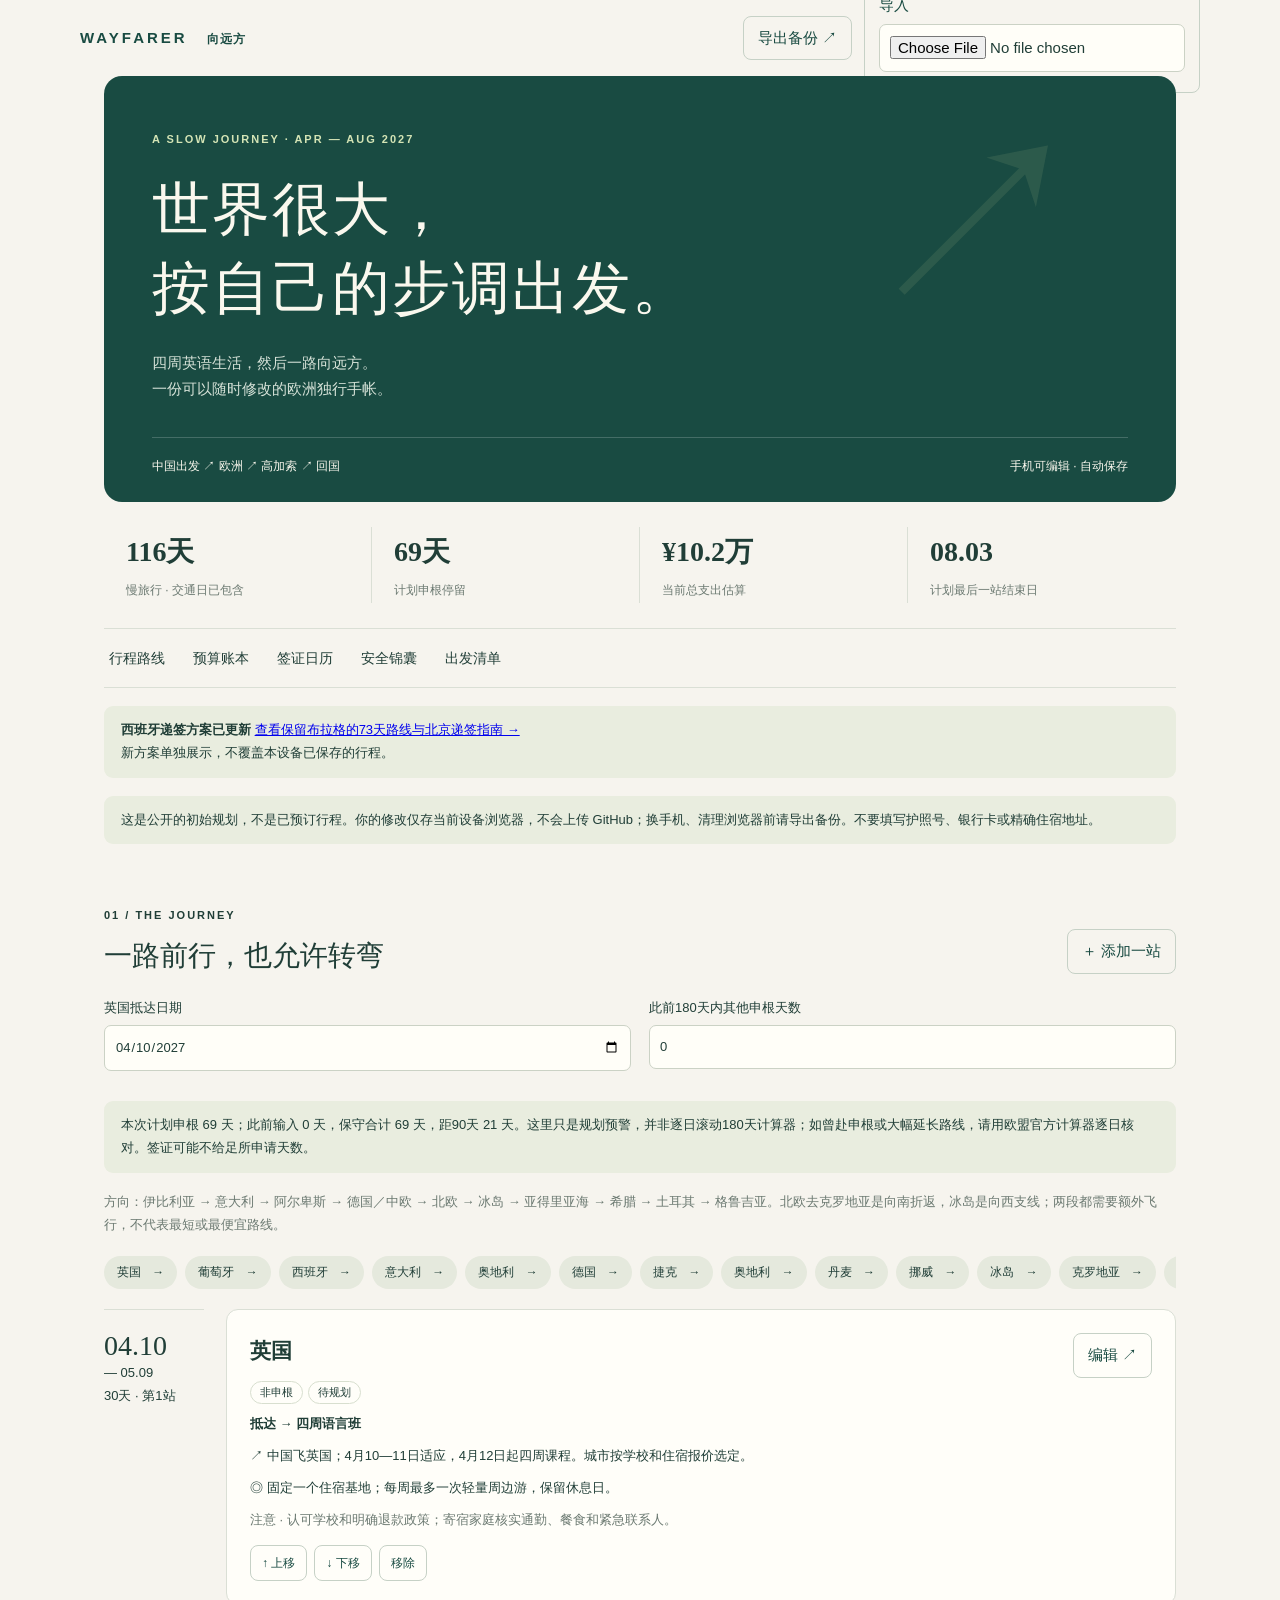
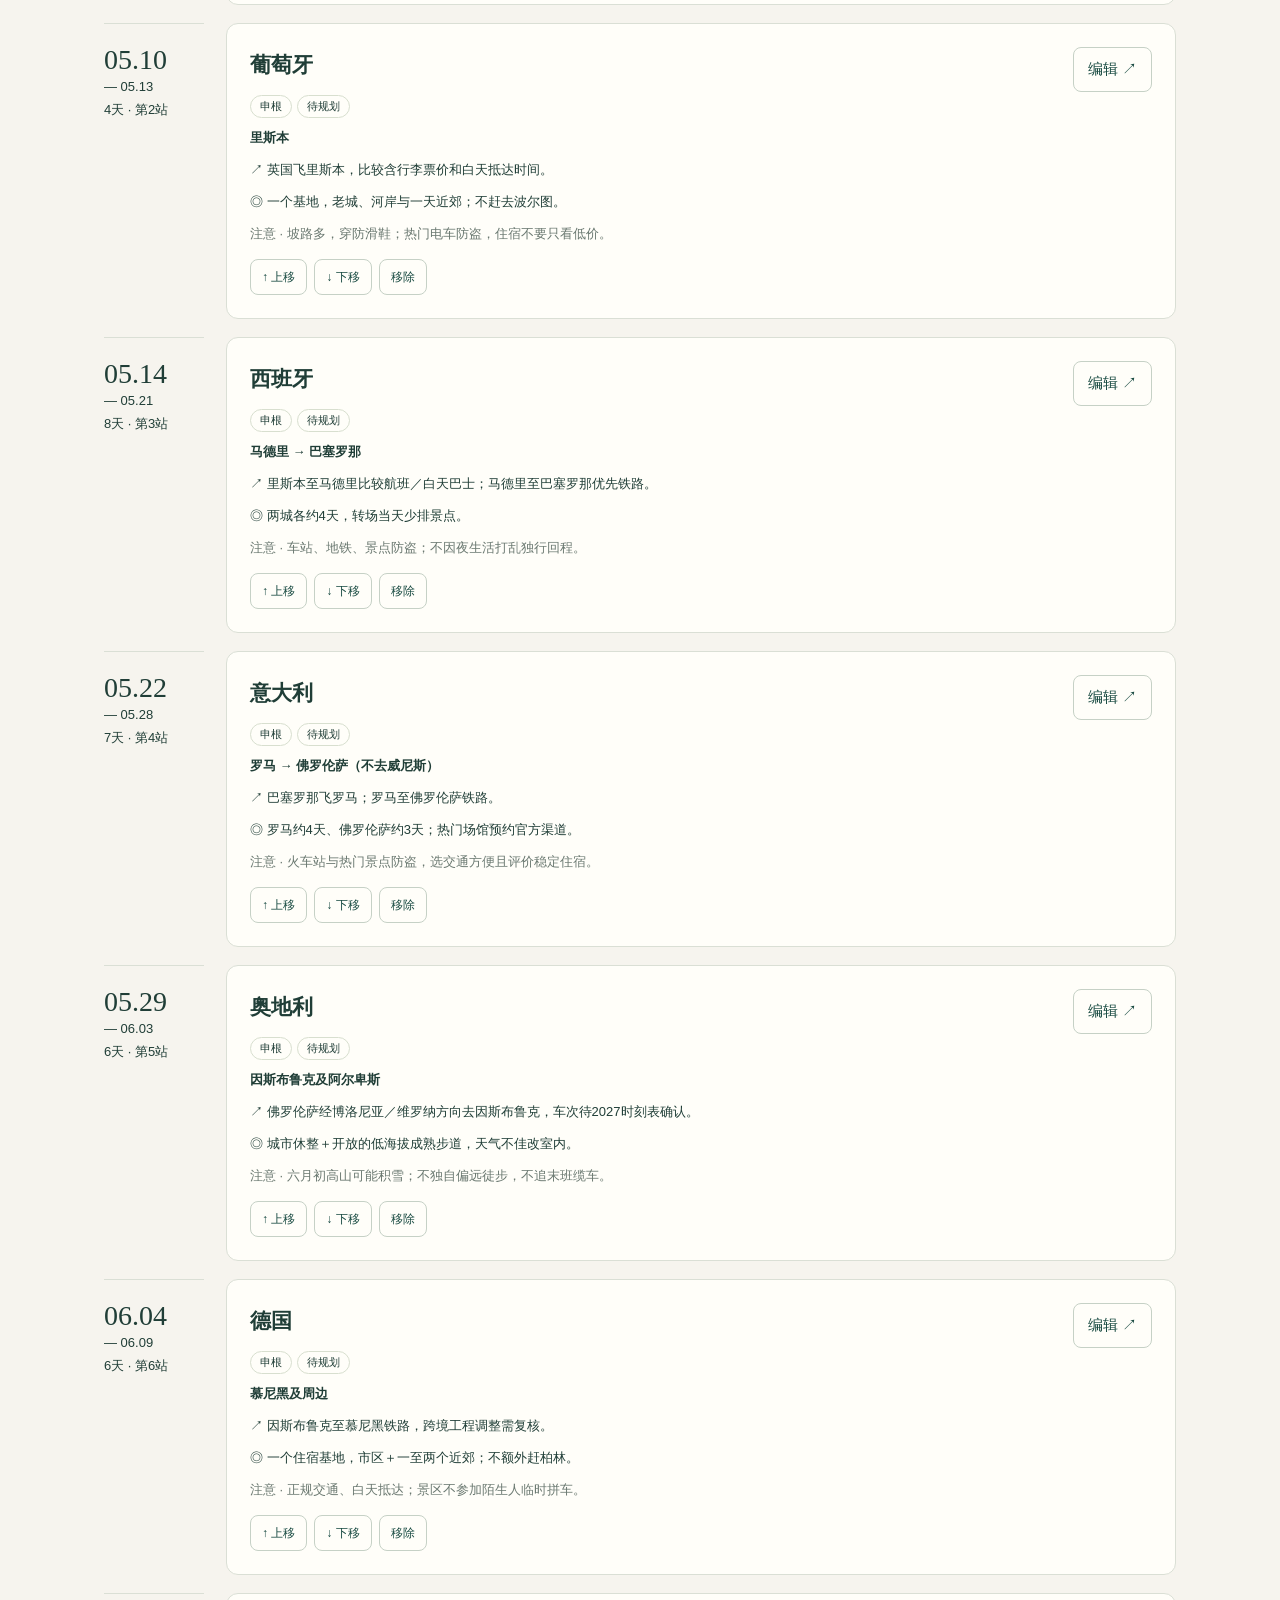
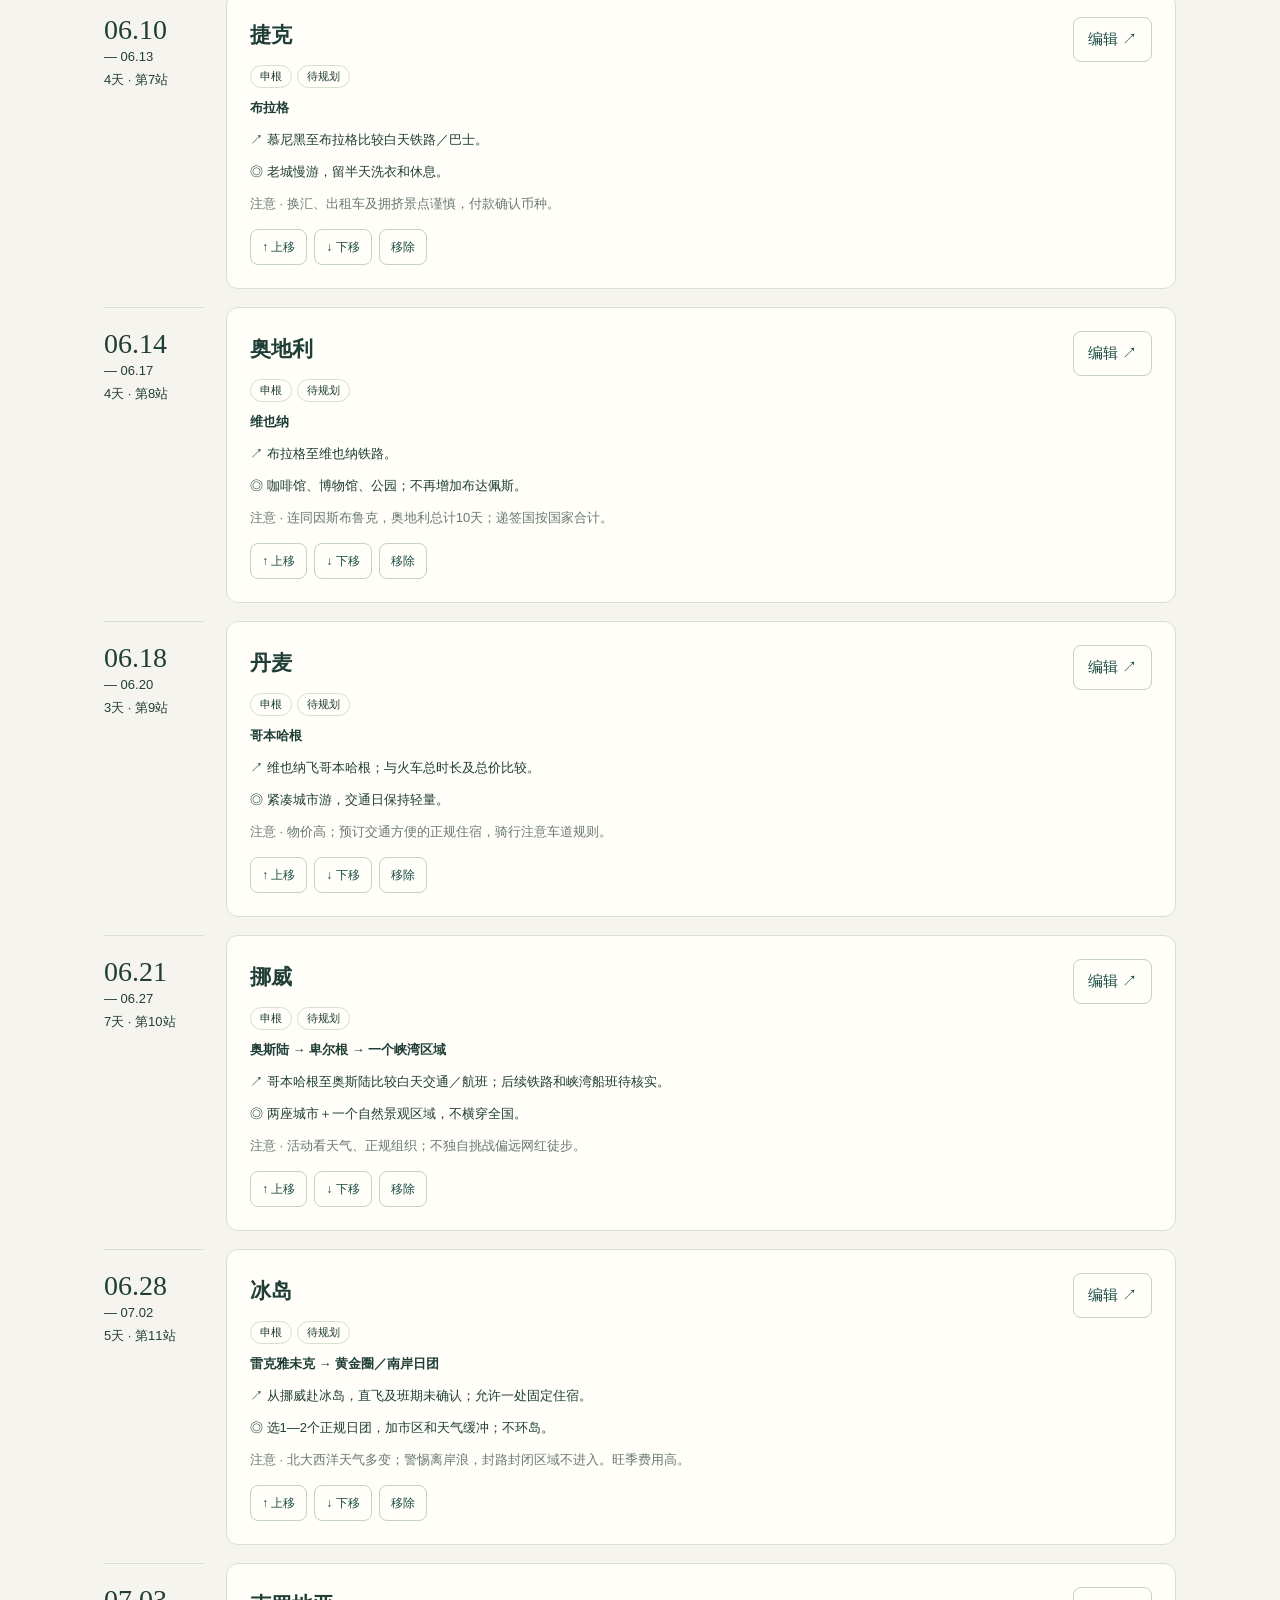
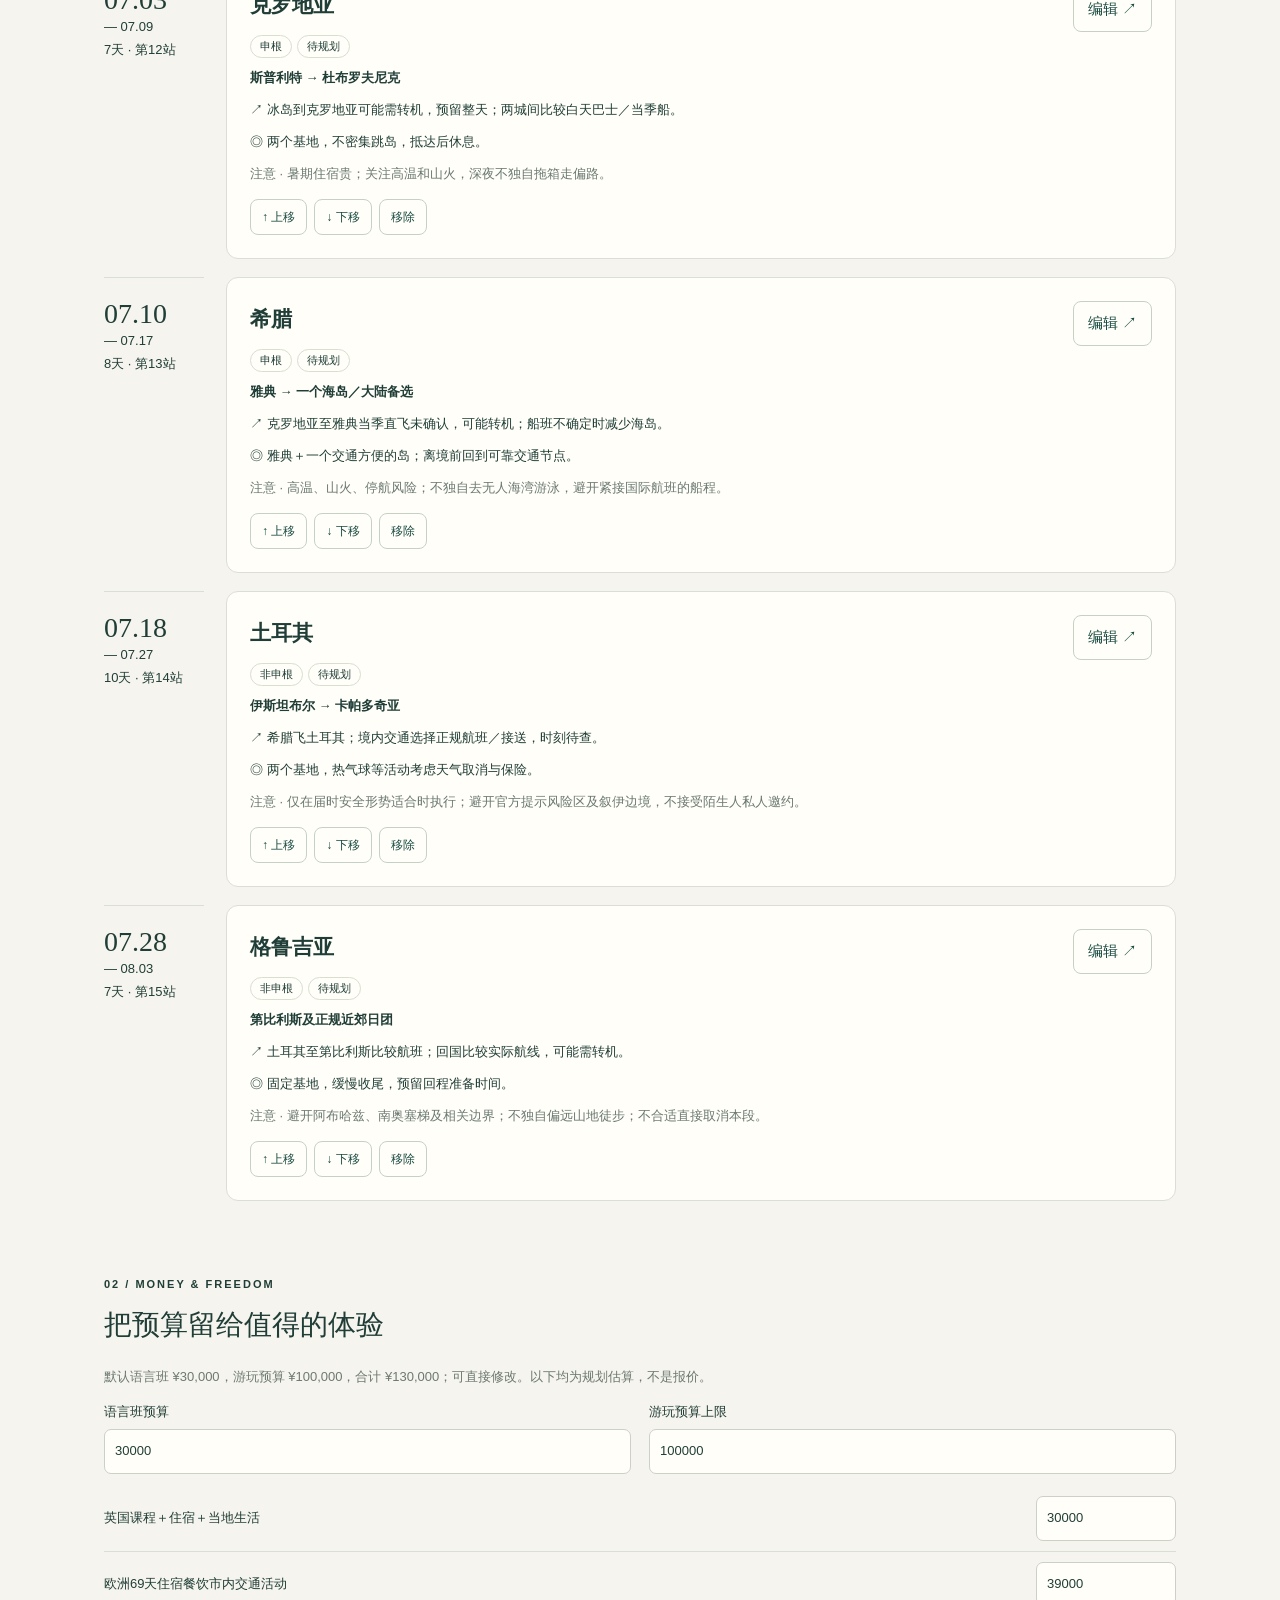
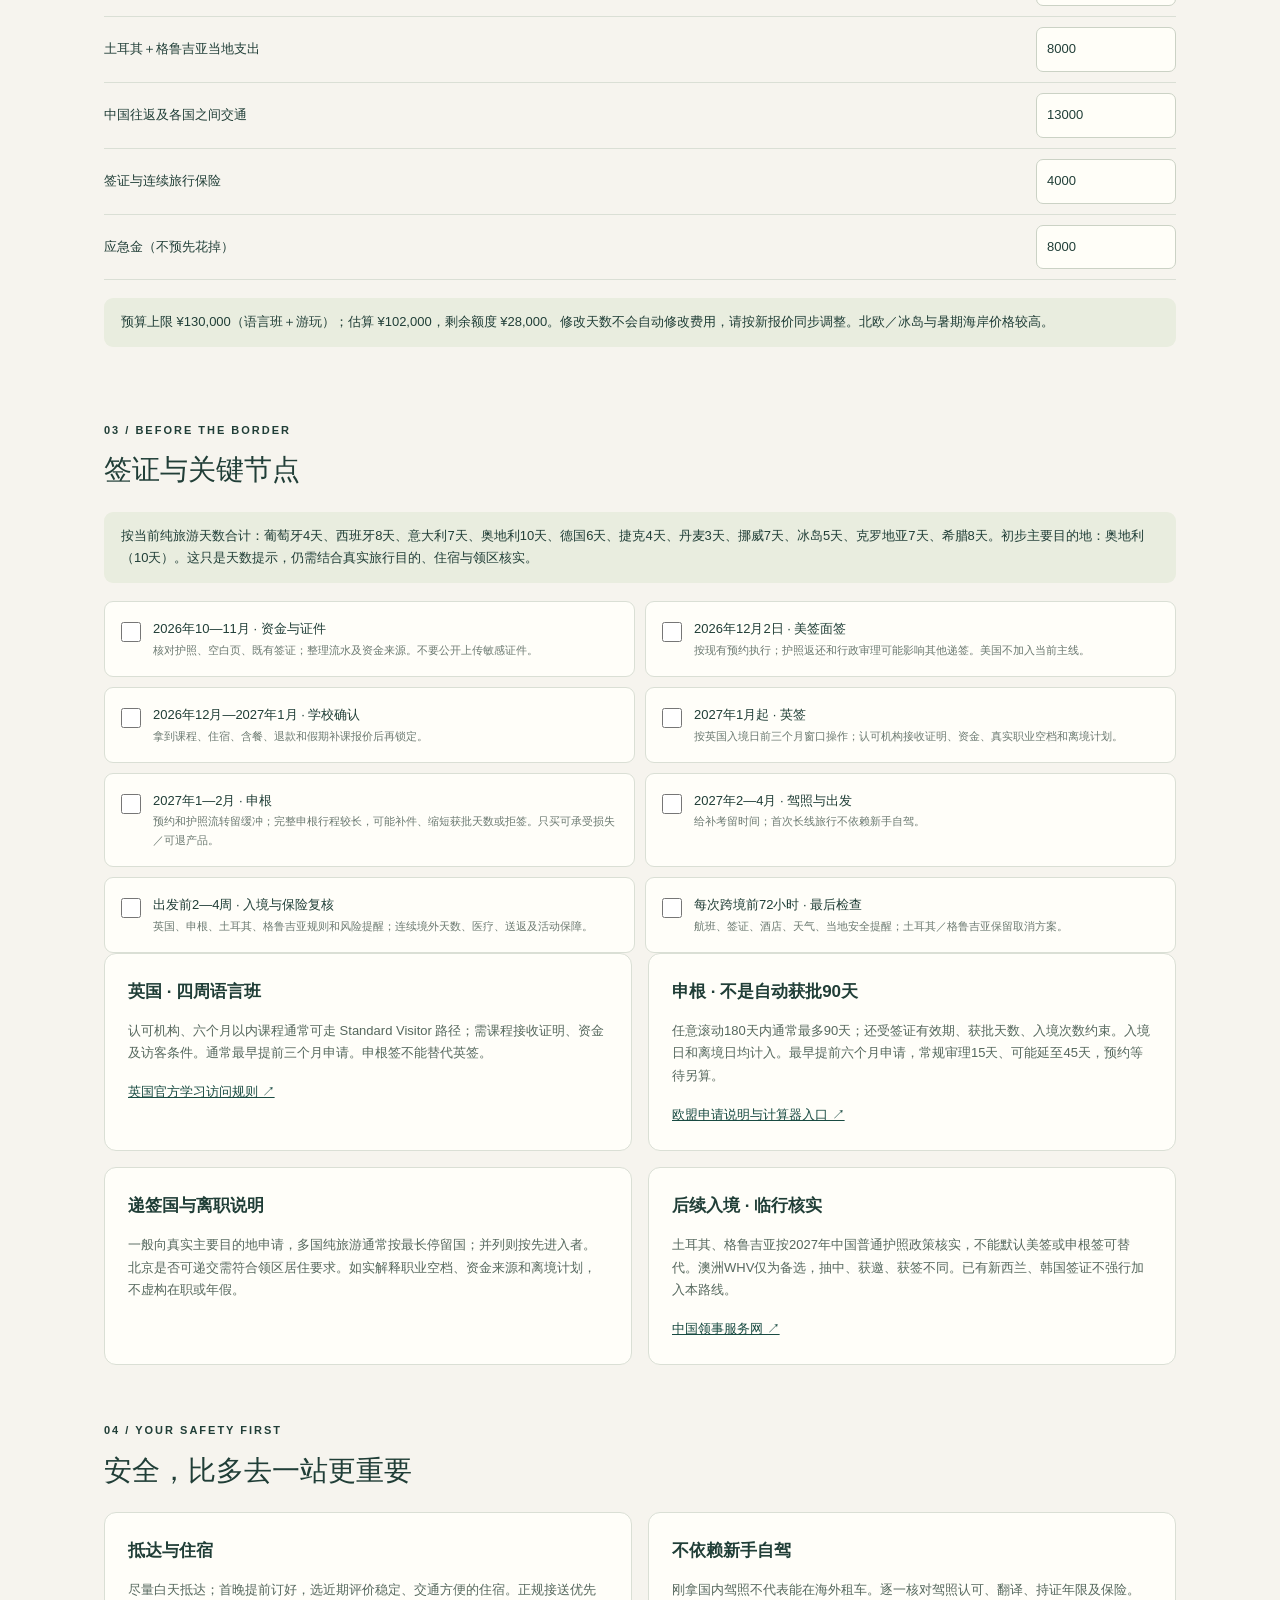
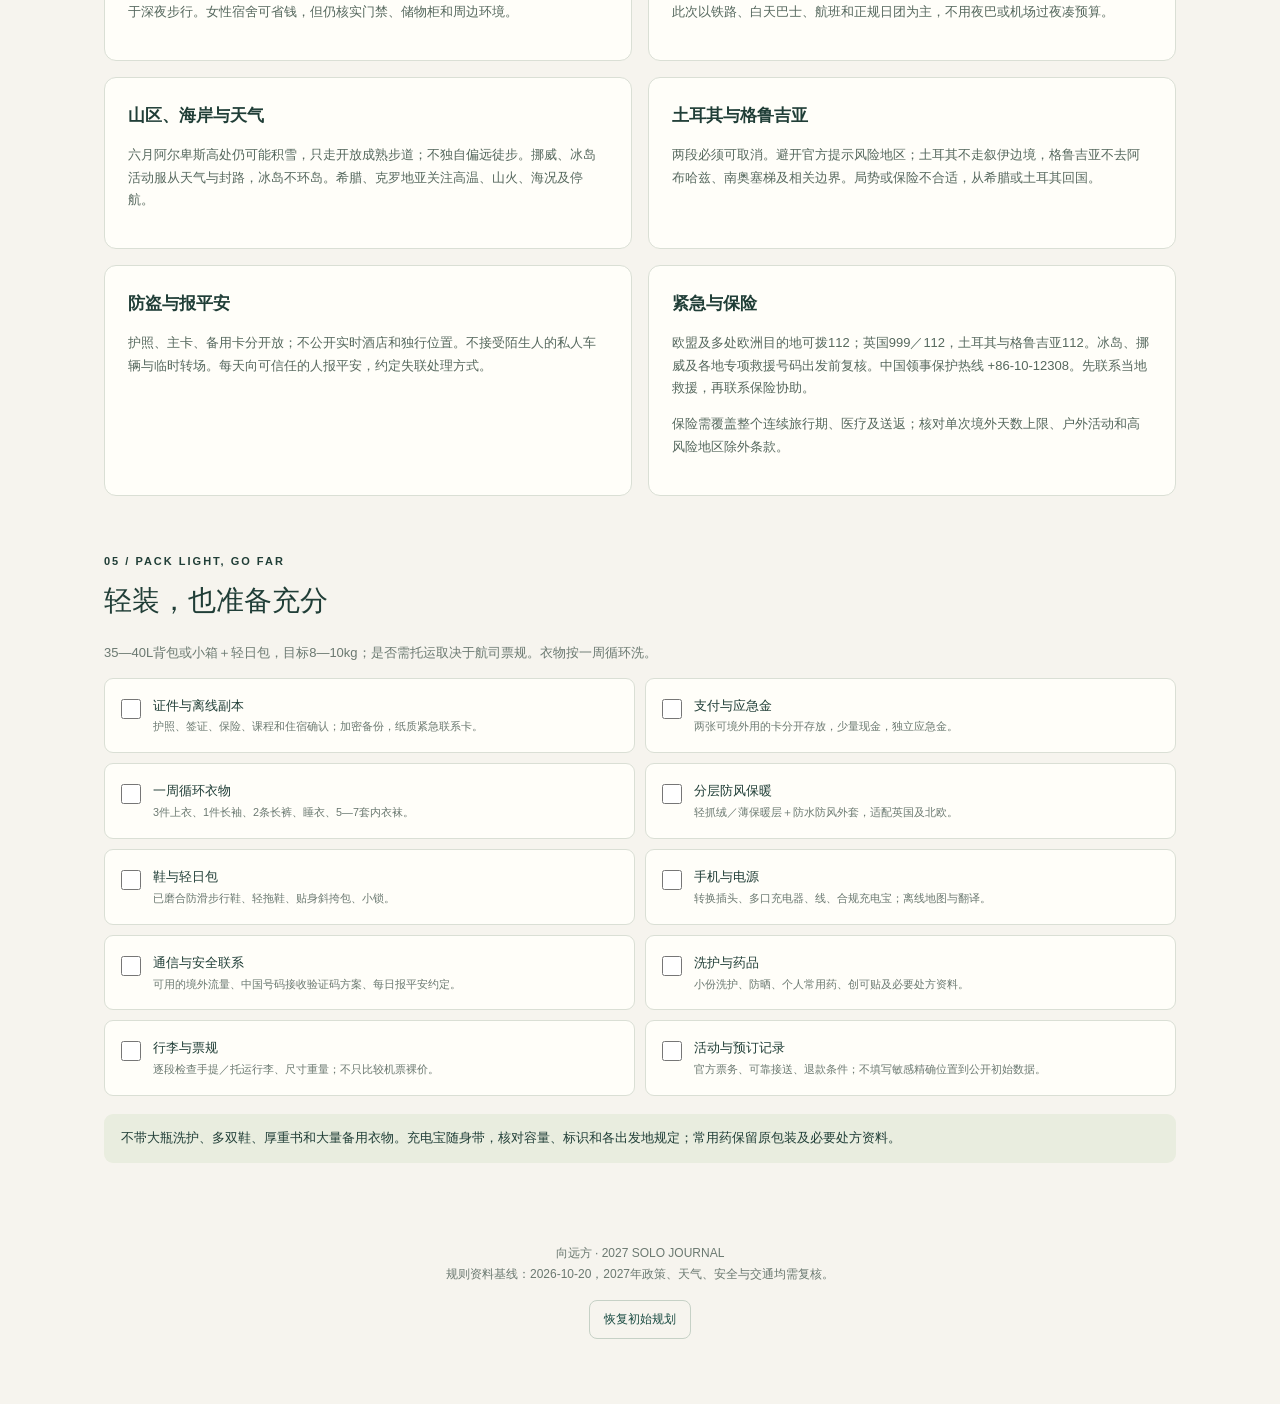
<file: index.html>
<!doctype html><html lang="zh-CN"><head><meta charset="UTF-8"><meta name="viewport" content="width=device-width,initial-scale=1"><meta name="theme-color" content="#194b42"><title>向远方 · 2027独行手帐</title><link rel="stylesheet" href="style.css"></head><body><header><a class="brand" href="#">WAYFARER <span>向远方</span></a><button id="backup">导出备份 ↗</button><label class="button">导入<input id="import" type="file" accept="application/json" hidden></label></header><main><section class="hero"><div class="eyebrow">A SLOW JOURNEY · APR — AUG 2027</div><h1>世界很大，<br>按自己的步调出发。</h1><p>四周英语生活，然后一路向远方。<br>一份可以随时修改的欧洲独行手帐。</p><div class="hero-bottom"><span>中国出发 ↗ 欧洲 ↗ 高加索 ↗ 回国</span><span>手机可编辑 · 自动保存</span></div></section><div id="stats" class="stats"></div><nav><a href="#route">行程路线</a><a href="#budget">预算账本</a><a href="#visa">签证日历</a><a href="#safety">安全锦囊</a><a href="#packing">出发清单</a></nav><div class="notice"><b>西班牙递签方案已更新</b> <a href="spain-visa.html">查看保留布拉格的73天路线与北京递签指南 →</a><br>新方案单独展示，不覆盖本设备已保存的行程。</div><div class="notice">这是公开的初始规划，不是已预订行程。你的修改仅存当前设备浏览器，不会上传 GitHub；换手机、清理浏览器前请导出备份。不要填写护照号、银行卡或精确住宿地址。</div><section id="route"><div class="section-head"><div><div class="eyebrow">01 / THE JOURNEY</div><h2>一路前行，也允许转弯</h2></div><button id="add">＋ 添加一站</button></div><div class="controls"><label>英国抵达日期<input id="start" type="date"></label><label>此前180天内其他申根天数<input id="prior" type="number" min="0" max="180"></label></div><div id="schengen" class="notice"></div><div class="route-note">方向：伊比利亚 → 意大利 → 阿尔卑斯 → 德国／中欧 → 北欧 → 冰岛 → 亚得里亚海 → 希腊 → 土耳其 → 格鲁吉亚。北欧去克罗地亚是向南折返，冰岛是向西支线；两段都需要额外飞行，不代表最短或最便宜路线。</div><div id="route-strip"></div><div id="stops"></div></section><section id="budget"><div class="eyebrow">02 / MONEY & FREEDOM</div><h2>把预算留给值得的体验</h2><p class="muted">默认语言班 ¥30,000，游玩预算 ¥100,000，合计 ¥130,000；可直接修改。以下均为规划估算，不是报价。</p><div class="controls"><label>语言班预算<input id="schoolLimit" type="number" min="0"></label><label>游玩预算上限<input id="travelLimit" type="number" min="0"></label></div><div id="budgetRows"></div><div id="budgetSummary" class="notice"></div></section><section id="visa"><div class="eyebrow">03 / BEFORE THE BORDER</div><h2>签证与关键节点</h2><div id="visaSummary" class="notice"></div><div id="visaTasks" class="checklist"></div><div class="info-grid"><article><h3>英国 · 四周语言班</h3><p>认可机构、六个月以内课程通常可走 Standard Visitor 路径；需课程接收证明、资金及访客条件。通常最早提前三个月申请。申根签不能替代英签。</p><a href="https://www.gov.uk/standard-visitor/visit-to-study" target="_blank" rel="noopener">英国官方学习访问规则 ↗</a></article><article><h3>申根 · 不是自动获批90天</h3><p>任意滚动180天内通常最多90天；还受签证有效期、获批天数、入境次数约束。入境日和离境日均计入。最早提前六个月申请，常规审理15天、可能延至45天，预约等待另算。</p><a href="https://home-affairs.ec.europa.eu/policies/schengen/visa-policy/applying-schengen-visa_en" target="_blank" rel="noopener">欧盟申请说明与计算器入口 ↗</a></article><article><h3>递签国与离职说明</h3><p>一般向真实主要目的地申请，多国纯旅游通常按最长停留国；并列则按先进入者。北京是否可递交需符合领区居住要求。如实解释职业空档、资金来源和离境计划，不虚构在职或年假。</p></article><article><h3>后续入境 · 临行核实</h3><p>土耳其、格鲁吉亚按2027年中国普通护照政策核实，不能默认美签或申根签可替代。澳洲WHV仅为备选，抽中、获邀、获签不同。已有新西兰、韩国签证不强行加入本路线。</p><a href="https://cs.mfa.gov.cn/" target="_blank" rel="noopener">中国领事服务网 ↗</a></article></div></section><section id="safety"><div class="eyebrow">04 / YOUR SAFETY FIRST</div><h2>安全，比多去一站更重要</h2><div class="info-grid"><article><h3>抵达与住宿</h3><p>尽量白天抵达；首晚提前订好，选近期评价稳定、交通方便的住宿。正规接送优先于深夜步行。女性宿舍可省钱，但仍核实门禁、储物柜和周边环境。</p></article><article><h3>不依赖新手自驾</h3><p>刚拿国内驾照不代表能在海外租车。逐一核对驾照认可、翻译、持证年限及保险。此次以铁路、白天巴士、航班和正规日团为主，不用夜巴或机场过夜凑预算。</p></article><article><h3>山区、海岸与天气</h3><p>六月阿尔卑斯高处仍可能积雪，只走开放成熟步道；不独自偏远徒步。挪威、冰岛活动服从天气与封路，冰岛不环岛。希腊、克罗地亚关注高温、山火、海况及停航。</p></article><article><h3>土耳其与格鲁吉亚</h3><p>两段必须可取消。避开官方提示风险地区；土耳其不走叙伊边境，格鲁吉亚不去阿布哈兹、南奥塞梯及相关边界。局势或保险不合适，从希腊或土耳其回国。</p></article><article><h3>防盗与报平安</h3><p>护照、主卡、备用卡分开放；不公开实时酒店和独行位置。不接受陌生人的私人车辆与临时转场。每天向可信任的人报平安，约定失联处理方式。</p></article><article><h3>紧急与保险</h3><p>欧盟及多处欧洲目的地可拨112；英国999／112，土耳其与格鲁吉亚112。冰岛、挪威及各地专项救援号码出发前复核。中国领事保护热线 +86-10-12308。先联系当地救援，再联系保险协助。</p><p>保险需覆盖整个连续旅行期、医疗及送返；核对单次境外天数上限、户外活动和高风险地区除外条款。</p></article></div></section><section id="packing"><div class="eyebrow">05 / PACK LIGHT, GO FAR</div><h2>轻装，也准备充分</h2><p class="muted">35—40L背包或小箱＋轻日包，目标8—10kg；是否需托运取决于航司票规。衣物按一周循环洗。</p><div id="packingTasks" class="checklist"></div><div class="notice">不带大瓶洗护、多双鞋、厚重书和大量备用衣物。充电宝随身带，核对容量、标识和各出发地规定；常用药保留原包装及必要处方资料。</div></section><footer>向远方 · 2027 SOLO JOURNAL<br>规则资料基线：2026-10-20，2027年政策、天气、安全与交通均需复核。<br><button id="reset">恢复初始规划</button><span id="saveStatus" role="status" aria-live="polite"></span></footer></main><dialog id="editor"><form id="editForm"><div class="section-head"><h2>编辑这一站</h2><button type="button" id="close">关闭</button></div><label>国家／地区<input name="country" required maxlength="80"></label><label>城市与方向<input name="cities" required maxlength="200"></label><div class="controls"><label>停留天数（含交通日）<input name="days" type="number" min="1" max="180" required></label><label>是否申根<select name="schengen"><option value="true">是</option><option value="false">否</option></select></label></div><label>交通方案<textarea name="transport" maxlength="2000"></textarea></label><label>游玩与休息安排<textarea name="plan" maxlength="3000"></textarea></label><label>安全／季节提醒<textarea name="safety" maxlength="2000"></textarea></label><label>我的备注（不上传）<textarea name="notes" maxlength="3000"></textarea></label><label>预订状态<select name="status"><option>待规划</option><option>待预订</option><option>已预订</option><option>已完成</option></select></label><button class="primary" type="submit">保存修改</button></form></dialog><div id="toast" role="status"></div><script src="app.js"></script></body></html>
</file>
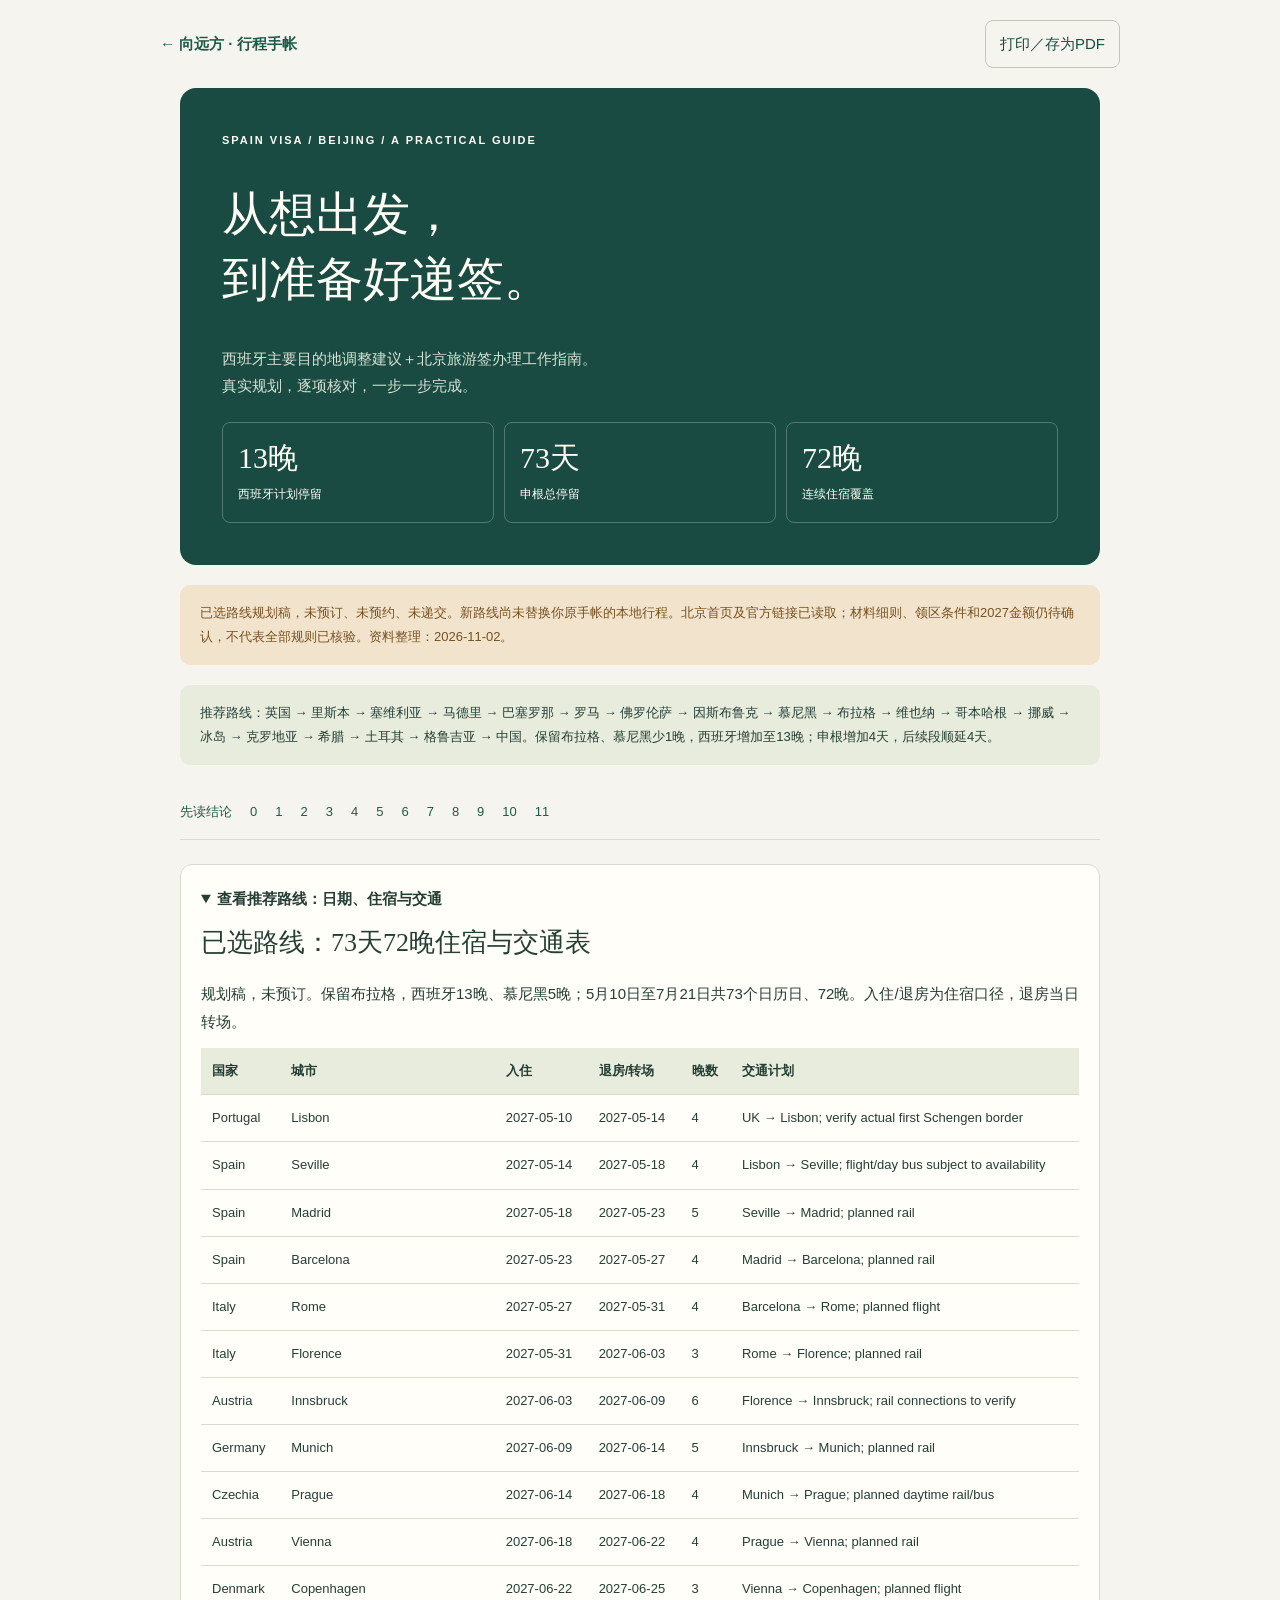
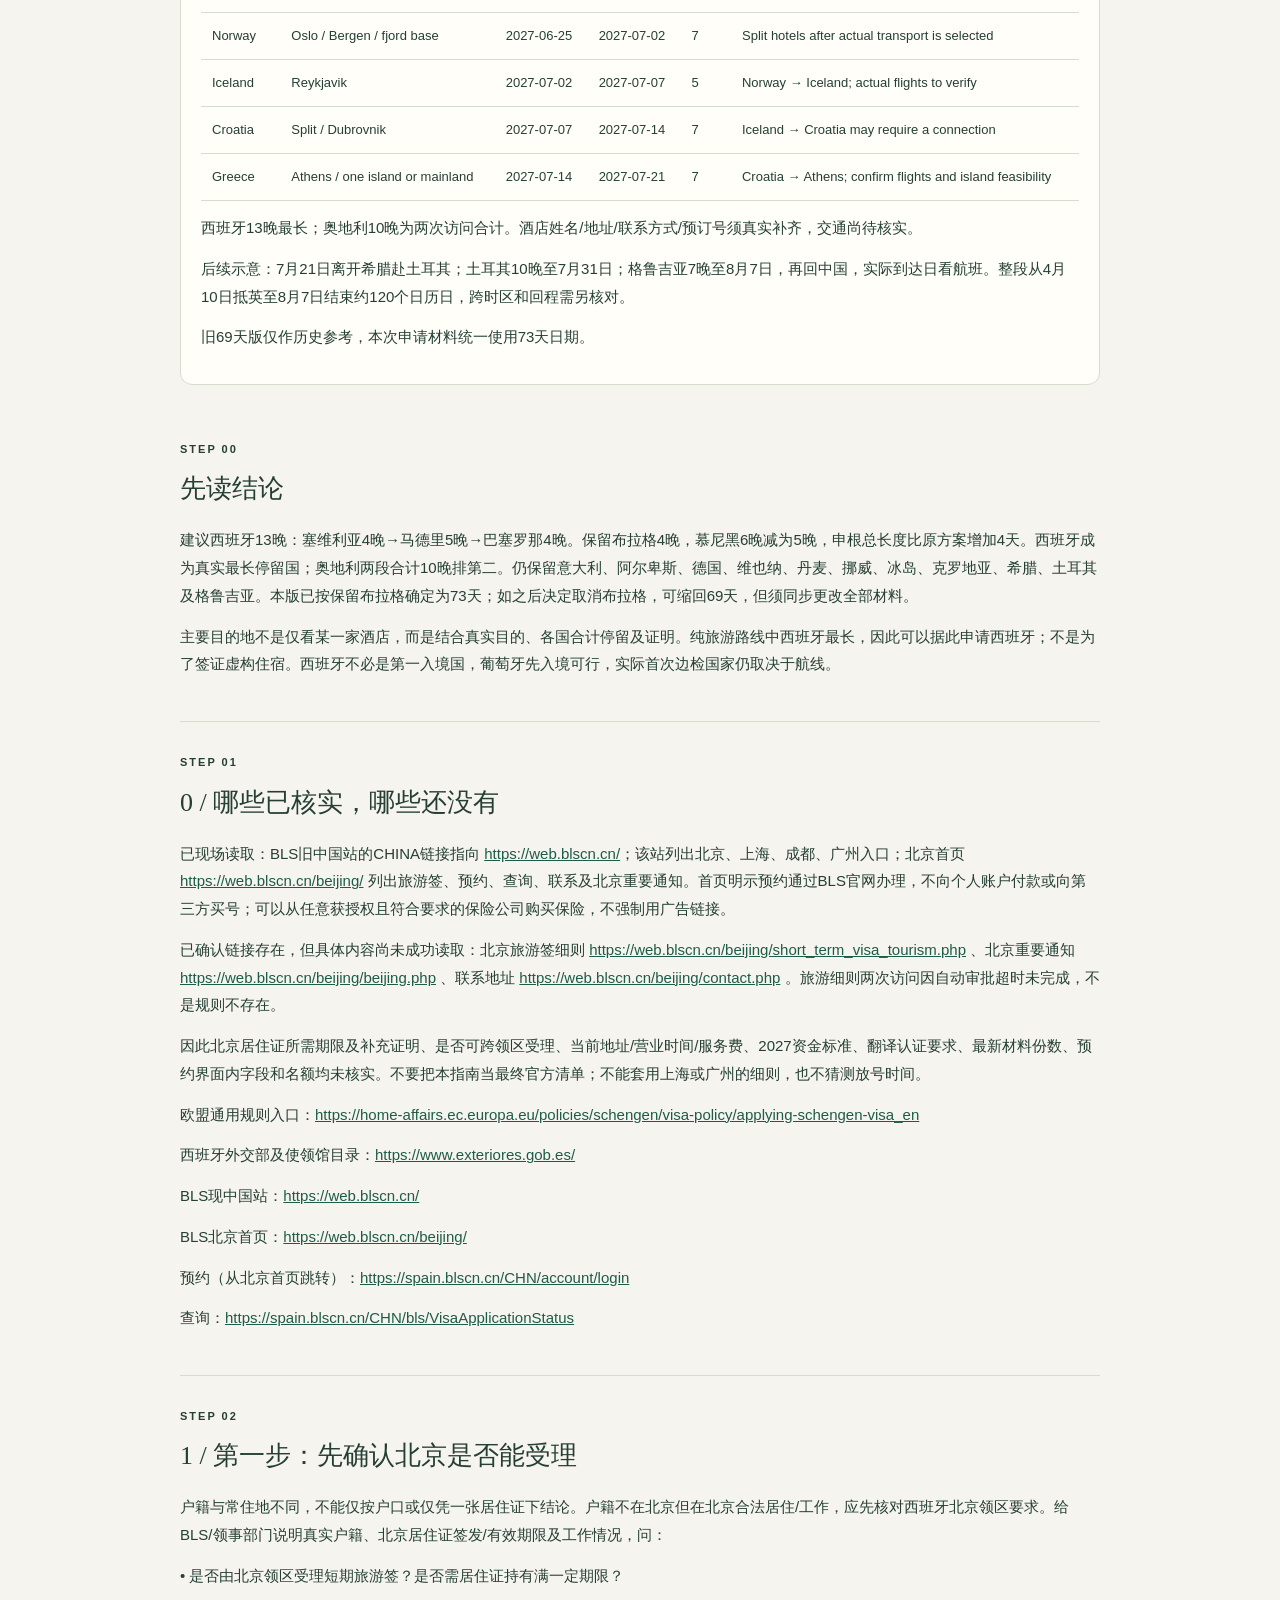
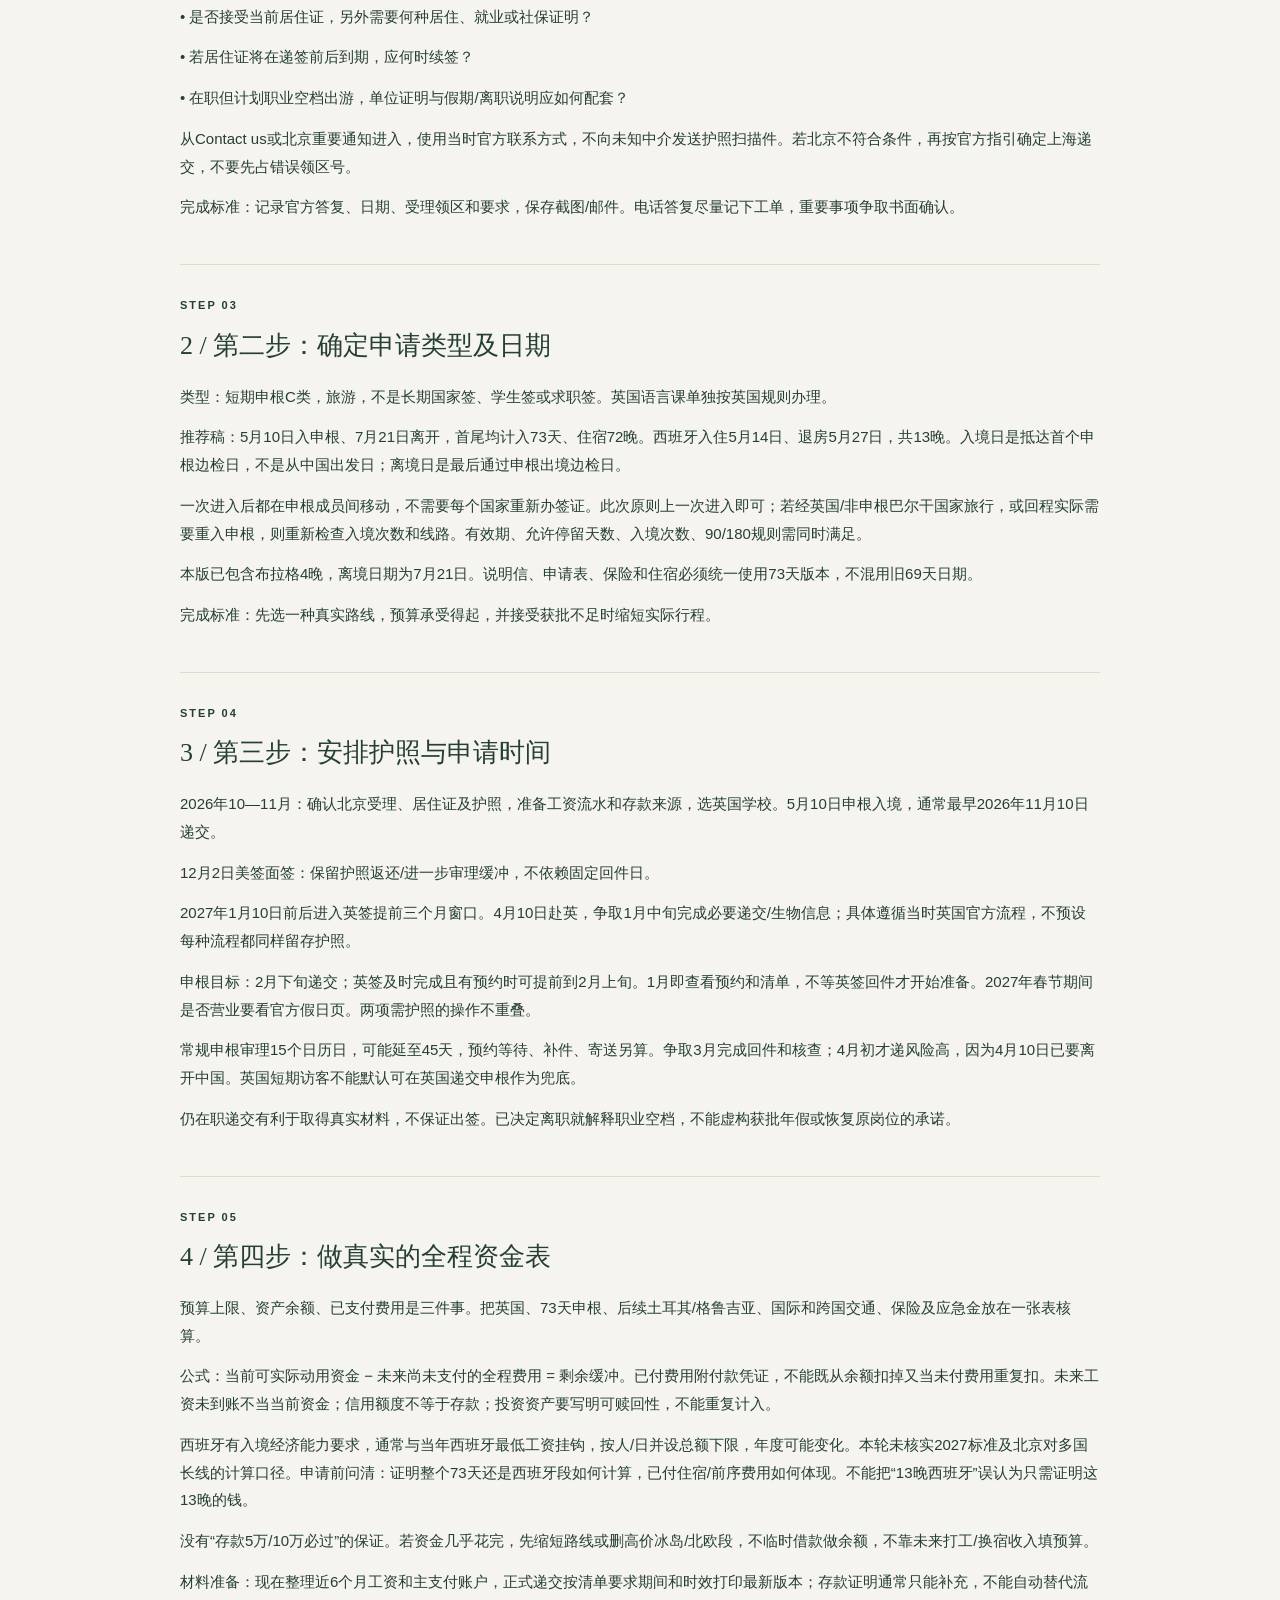
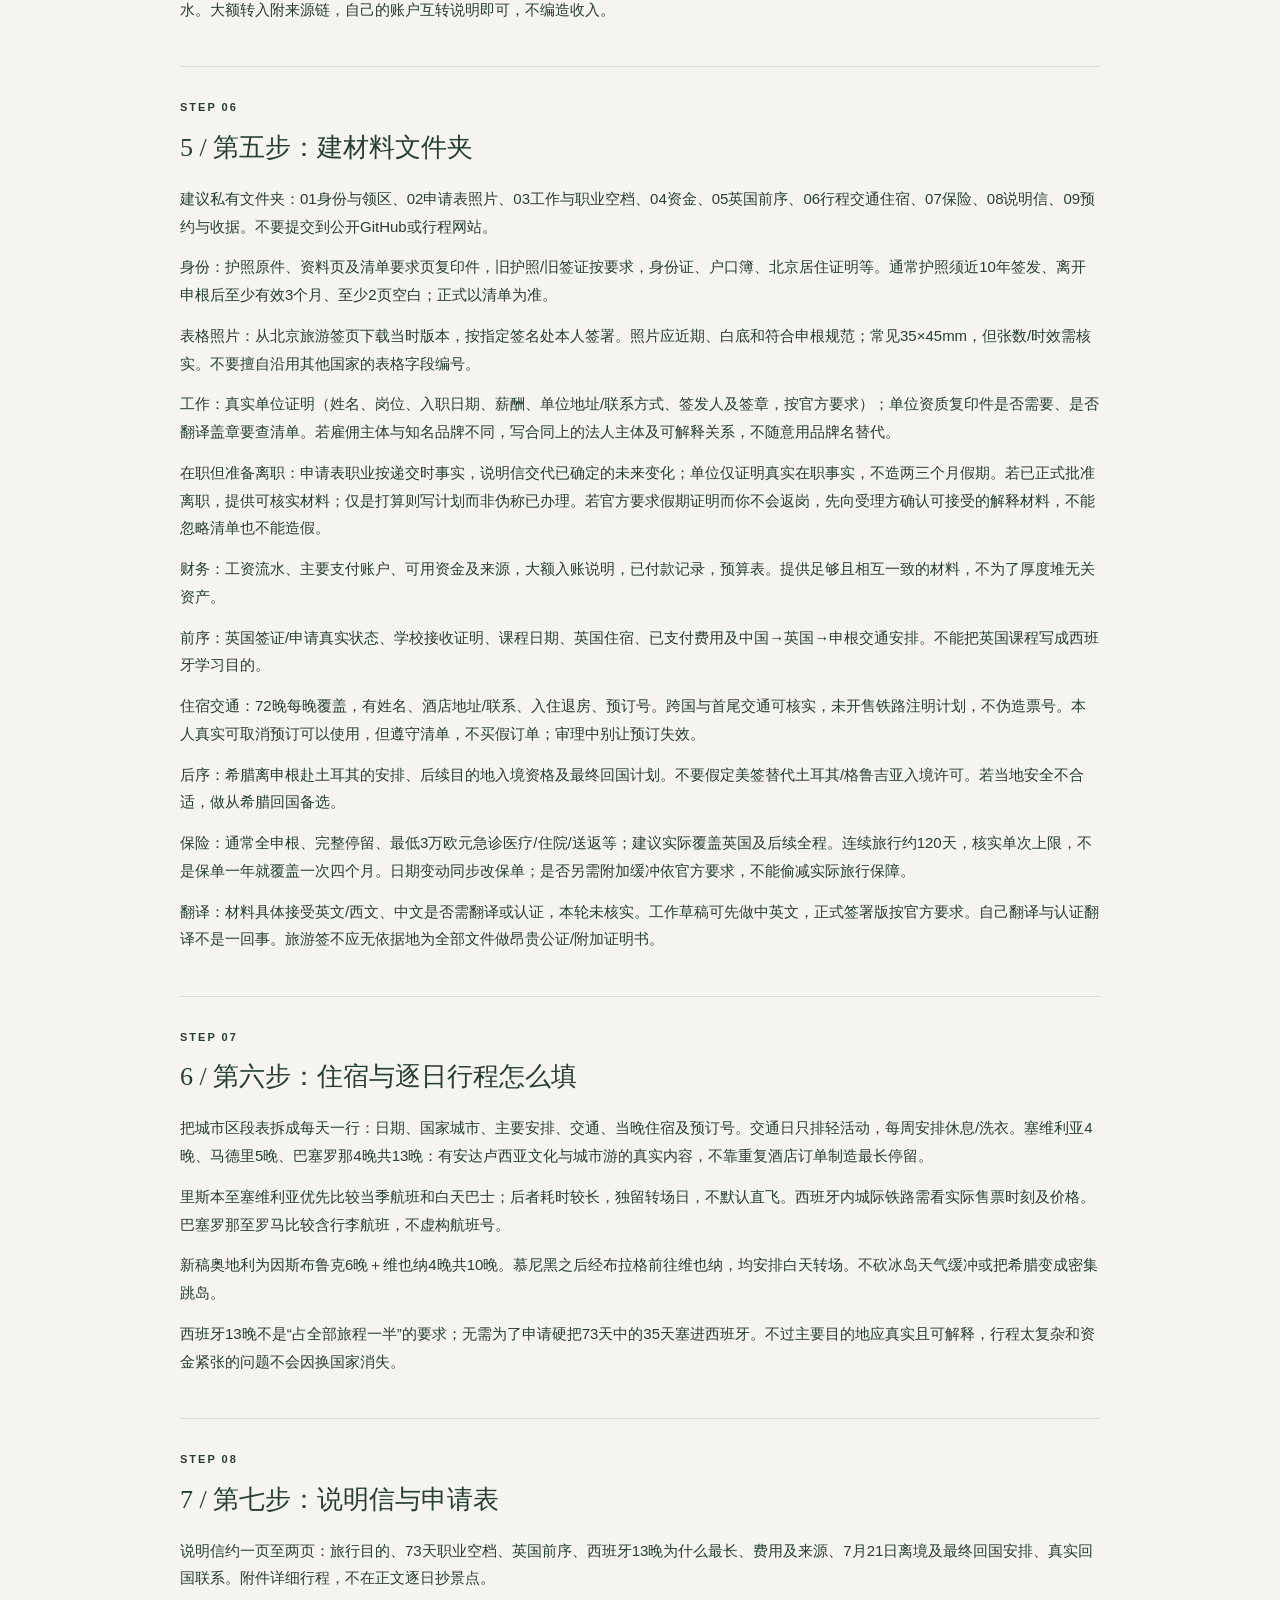
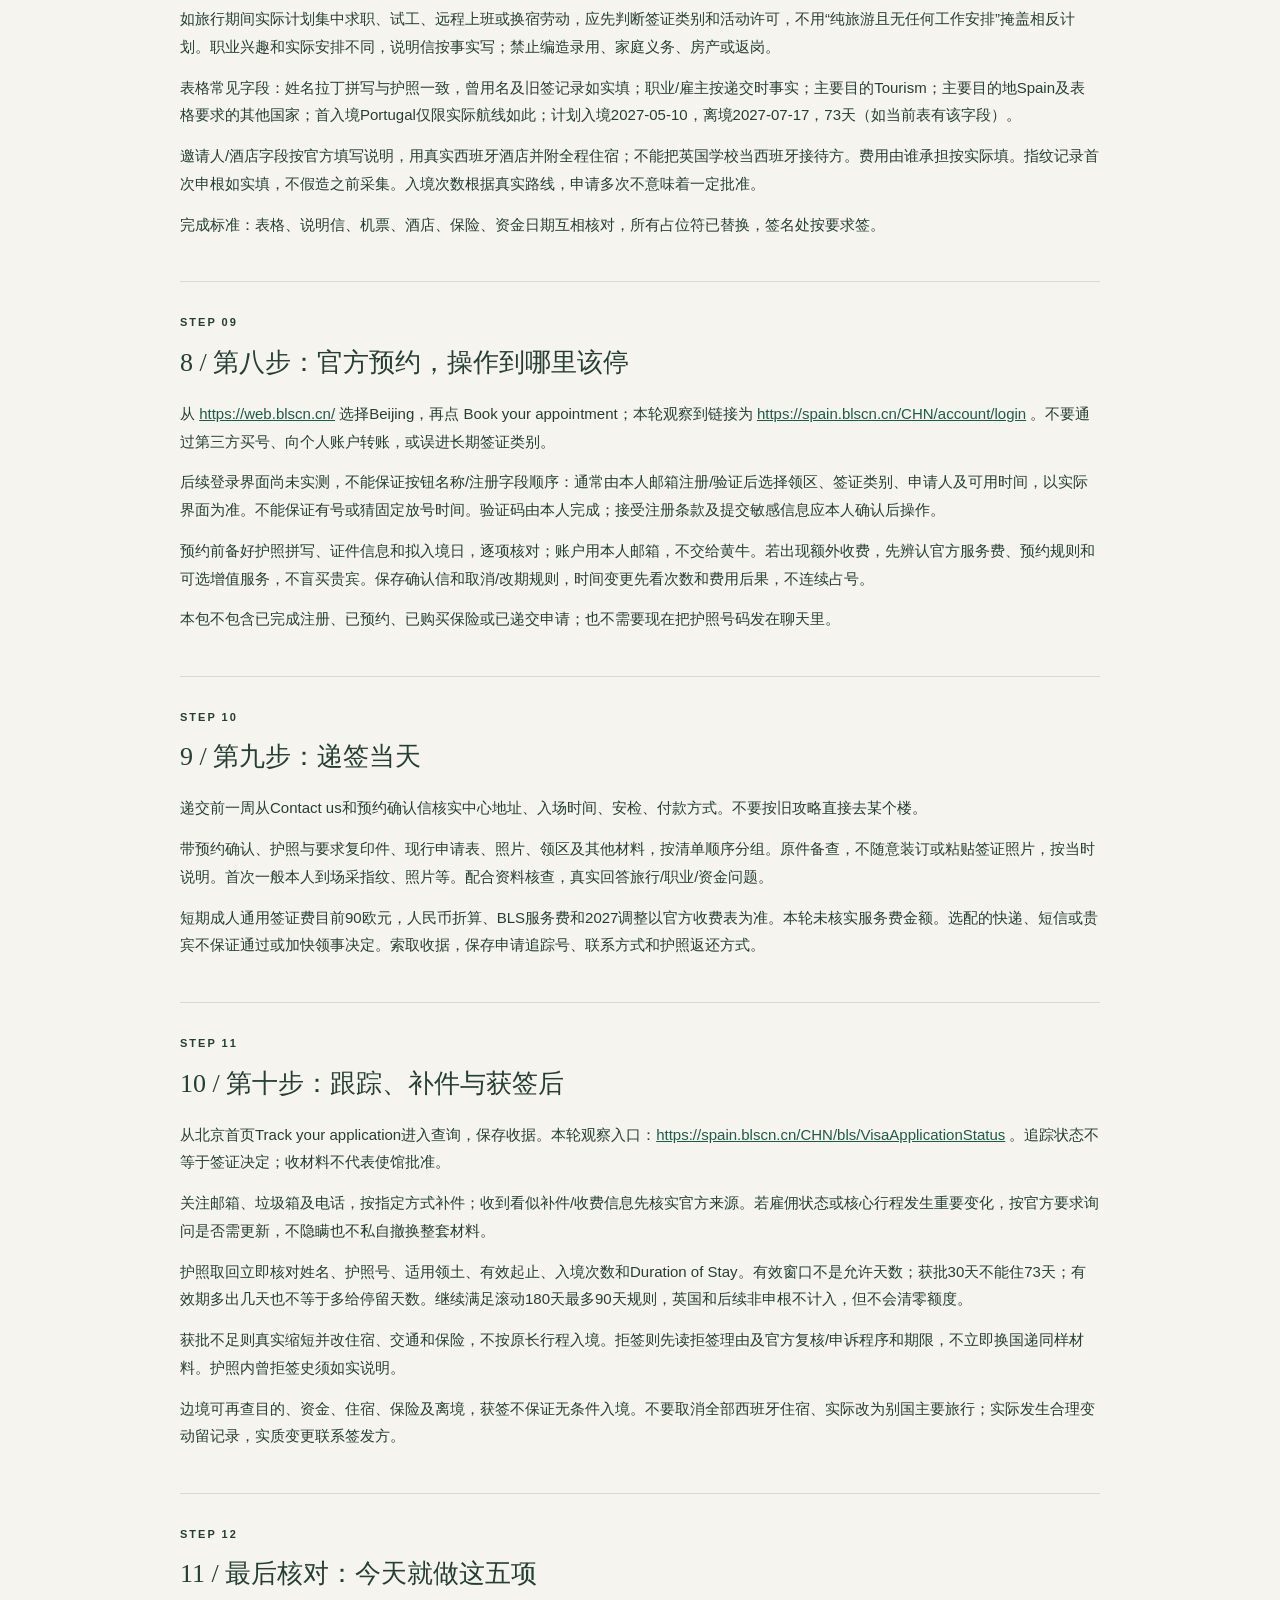
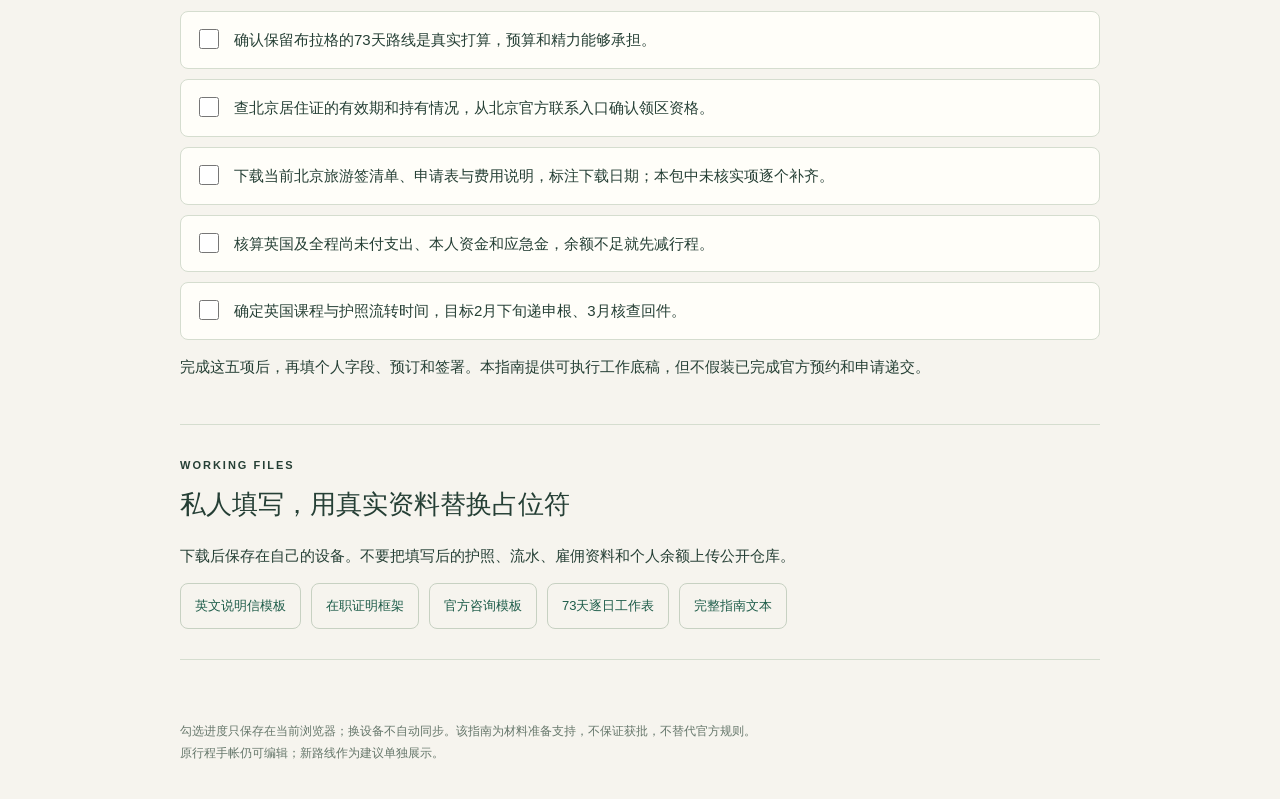
<file: spain-visa.html>
<!doctype html><html lang="zh-CN"><head><meta charset="utf-8"><meta name="viewport" content="width=device-width,initial-scale=1"><meta name="theme-color" content="#194b42"><title>北京西班牙签证 · 从0到1</title><style>
*{box-sizing:border-box}html{scroll-behavior:smooth;scroll-padding-top:72px}body{margin:0;color:#253f35;background:#f6f4ee;font:15px/1.85 -apple-system,BlinkMacSystemFont,'PingFang SC',sans-serif}header{max-width:1000px;margin:auto;display:flex;align-items:center;justify-content:space-between;gap:10px;padding:20px}a{color:#1d5c49;overflow-wrap:anywhere}header a{text-decoration:none;font-weight:700}button,.btn{border:1px solid #bdcabb;border-radius:8px;padding:9px 14px;background:transparent;color:#194b42;font:inherit;cursor:pointer}.hero{padding:42px;background:#194b42;border-radius:16px;color:#fffef5}.hero p{color:#d7e3d4}.kicker{font-size:11px;letter-spacing:2px;font-weight:700}h1{font:500 clamp(29px,5vw,47px)/1.4 Georgia,'Songti SC',serif}h2{font:500 26px/1.5 Georgia,'Songti SC',serif;margin:10px 0 18px}main{max-width:960px;margin:auto;padding:0 20px}nav{display:flex;gap:18px;overflow:auto;white-space:nowrap;position:sticky;top:0;background:#f6f4eef5;z-index:2;padding:15px 0;border-bottom:1px solid #d5ddcf}nav a{text-decoration:none;font-size:13px}section{padding:30px 0;border-bottom:1px solid #d5ddcf}p{margin:13px 0}.notice{padding:16px 20px;background:#e7ecdd;border-radius:10px;margin:20px 0;font-size:13px}.warn{background:#f2e4cc;color:#775121}.cards{display:grid;grid-template-columns:repeat(3,1fr);gap:10px;margin-top:22px}.cards div{padding:15px;border:1px solid #ffffff40;border-radius:8px}.cards strong{display:block;font:30px Georgia,serif}.cards span{font-size:12px}details{margin:24px 0;background:#fffef9;padding:20px;border:1px solid #d5ddcf;border-radius:12px}summary{font-weight:700;cursor:pointer}.table-wrap{overflow:auto}table{border-collapse:collapse;width:100%;font-size:13px;min-width:650px}td,th{padding:11px;border-bottom:1px solid #d5ddcf;text-align:left}th{background:#e7ecdd}.task{display:flex;gap:12px;background:#fffef9;padding:14px;border:1px solid #d5ddcf;border-radius:8px;margin:10px 0}.task input{width:20px;height:20px;flex-shrink:0;accent-color:#194b42}.task:has(input:checked) span{text-decoration:line-through;color:#7a847b}.downloads{display:flex;flex-wrap:wrap;gap:10px}.downloads a{padding:10px 14px;border:1px solid #c7d1c2;border-radius:8px;text-decoration:none;font-size:13px}footer{padding:35px 0;color:#66776b;font-size:12px}#status{min-height:25px}a:focus-visible,button:focus-visible,summary:focus-visible,input:focus-visible{outline:3px solid #b28c3e;outline-offset:3px}@media(max-width:600px){body{font-size:14px}main{padding:0 16px}.hero{padding:28px 22px}h2{font-size:23px}header{padding:15px 16px}header a{font-size:13px}button{font-size:12px}.cards{gap:7px}.cards div{padding:11px}.cards strong{font-size:25px}.cards span{font-size:11px}details{padding:15px}nav{margin:0 -16px;padding:13px 16px}}@media print{header,nav,button,.downloads,#status{display:none}details{display:block}details>*{display:block}.hero{background:white;color:black}.hero p{color:black}section{break-inside:auto}h2{break-after:avoid}.table-wrap{overflow:visible}table{min-width:0;font-size:10px}a{color:black}}
</style></head><body><header><a href="./">← 向远方 · 行程手帐</a><button id="print">打印／存为PDF</button></header><main><div class="hero"><div class="kicker">SPAIN VISA / BEIJING / A PRACTICAL GUIDE</div><h1>从想出发，<br>到准备好递签。</h1><p>西班牙主要目的地调整建议＋北京旅游签办理工作指南。<br>真实规划，逐项核对，一步一步完成。</p><div class="cards"><div><strong>13晚</strong><span>西班牙计划停留</span></div><div><strong>73天</strong><span>申根总停留</span></div><div><strong>72晚</strong><span>连续住宿覆盖</span></div></div></div><div class="notice warn">已选路线规划稿，未预订、未预约、未递交。新路线尚未替换你原手帐的本地行程。北京首页及官方链接已读取；材料细则、领区条件和2027金额仍待确认，不代表全部规则已核验。资料整理：2026-11-02。</div><div class="notice">推荐路线：英国 → 里斯本 → 塞维利亚 → 马德里 → 巴塞罗那 → 罗马 → 佛罗伦萨 → 因斯布鲁克 → 慕尼黑 → 布拉格 → 维也纳 → 哥本哈根 → 挪威 → 冰岛 → 克罗地亚 → 希腊 → 土耳其 → 格鲁吉亚 → 中国。保留布拉格、慕尼黑少1晚，西班牙增加至13晚；申根增加4天，后续段顺延4天。</div><nav><a href="#step-0">先读结论</a><a href="#step-1">0</a><a href="#step-2">1</a><a href="#step-3">2</a><a href="#step-4">3</a><a href="#step-5">4</a><a href="#step-6">5</a><a href="#step-7">6</a><a href="#step-8">7</a><a href="#step-9">8</a><a href="#step-10">9</a><a href="#step-11">10</a><a href="#step-12">11</a></nav><details open><summary>查看推荐路线：日期、住宿与交通</summary><h2>已选路线：73天72晚住宿与交通表</h2>
<p>规划稿，未预订。保留布拉格，西班牙13晚、慕尼黑5晚；5月10日至7月21日共73个日历日、72晚。入住/退房为住宿口径，退房当日转场。</p>
<div class="table-wrap"><table><thead><tr><th>国家</th><th>城市</th><th>入住</th><th>退房/转场</th><th>晚数</th><th>交通计划</th></tr></thead><tbody><tr><td>Portugal</td><td>Lisbon</td><td>2027-05-10</td><td>2027-05-14</td><td>4</td><td>UK → Lisbon; verify actual first Schengen border</td></tr><tr><td>Spain</td><td>Seville</td><td>2027-05-14</td><td>2027-05-18</td><td>4</td><td>Lisbon → Seville; flight/day bus subject to availability</td></tr><tr><td>Spain</td><td>Madrid</td><td>2027-05-18</td><td>2027-05-23</td><td>5</td><td>Seville → Madrid; planned rail</td></tr><tr><td>Spain</td><td>Barcelona</td><td>2027-05-23</td><td>2027-05-27</td><td>4</td><td>Madrid → Barcelona; planned rail</td></tr><tr><td>Italy</td><td>Rome</td><td>2027-05-27</td><td>2027-05-31</td><td>4</td><td>Barcelona → Rome; planned flight</td></tr><tr><td>Italy</td><td>Florence</td><td>2027-05-31</td><td>2027-06-03</td><td>3</td><td>Rome → Florence; planned rail</td></tr><tr><td>Austria</td><td>Innsbruck</td><td>2027-06-03</td><td>2027-06-09</td><td>6</td><td>Florence → Innsbruck; rail connections to verify</td></tr><tr><td>Germany</td><td>Munich</td><td>2027-06-09</td><td>2027-06-14</td><td>5</td><td>Innsbruck → Munich; planned rail</td></tr><tr><td>Czechia</td><td>Prague</td><td>2027-06-14</td><td>2027-06-18</td><td>4</td><td>Munich → Prague; planned daytime rail/bus</td></tr><tr><td>Austria</td><td>Vienna</td><td>2027-06-18</td><td>2027-06-22</td><td>4</td><td>Prague → Vienna; planned rail</td></tr><tr><td>Denmark</td><td>Copenhagen</td><td>2027-06-22</td><td>2027-06-25</td><td>3</td><td>Vienna → Copenhagen; planned flight</td></tr><tr><td>Norway</td><td>Oslo / Bergen / fjord base</td><td>2027-06-25</td><td>2027-07-02</td><td>7</td><td>Split hotels after actual transport is selected</td></tr><tr><td>Iceland</td><td>Reykjavik</td><td>2027-07-02</td><td>2027-07-07</td><td>5</td><td>Norway → Iceland; actual flights to verify</td></tr><tr><td>Croatia</td><td>Split / Dubrovnik</td><td>2027-07-07</td><td>2027-07-14</td><td>7</td><td>Iceland → Croatia may require a connection</td></tr><tr><td>Greece</td><td>Athens / one island or mainland</td><td>2027-07-14</td><td>2027-07-21</td><td>7</td><td>Croatia → Athens; confirm flights and island feasibility</td></tr></tbody></table></div>
<p>西班牙13晚最长；奥地利10晚为两次访问合计。酒店姓名/地址/联系方式/预订号须真实补齐，交通尚待核实。</p>
<p>后续示意：7月21日离开希腊赴土耳其；土耳其10晚至7月31日；格鲁吉亚7晚至8月7日，再回中国，实际到达日看航班。整段从4月10日抵英至8月7日结束约120个日历日，跨时区和回程需另核对。</p>
<p>旧69天版仅作历史参考，本次申请材料统一使用73天日期。</p></details><section id="step-0"><div class="kicker">STEP 00</div><h2>先读结论</h2><p>建议西班牙13晚：塞维利亚4晚→马德里5晚→巴塞罗那4晚。保留布拉格4晚，慕尼黑6晚减为5晚，申根总长度比原方案增加4天。西班牙成为真实最长停留国；奥地利两段合计10晚排第二。仍保留意大利、阿尔卑斯、德国、维也纳、丹麦、挪威、冰岛、克罗地亚、希腊、土耳其及格鲁吉亚。本版已按保留布拉格确定为73天；如之后决定取消布拉格，可缩回69天，但须同步更改全部材料。</p>
<p>主要目的地不是仅看某一家酒店，而是结合真实目的、各国合计停留及证明。纯旅游路线中西班牙最长，因此可以据此申请西班牙；不是为了签证虚构住宿。西班牙不必是第一入境国，葡萄牙先入境可行，实际首次边检国家仍取决于航线。</p></section><section id="step-1"><div class="kicker">STEP 01</div><h2>0 / 哪些已核实，哪些还没有</h2><p>已现场读取：BLS旧中国站的CHINA链接指向 <a target="_blank" rel="noopener" href="https://web.blscn.cn/">https://web.blscn.cn/</a>；该站列出北京、上海、成都、广州入口；北京首页 <a target="_blank" rel="noopener" href="https://web.blscn.cn/beijing/">https://web.blscn.cn/beijing/</a> 列出旅游签、预约、查询、联系及北京重要通知。首页明示预约通过BLS官网办理，不向个人账户付款或向第三方买号；可以从任意获授权且符合要求的保险公司购买保险，不强制用广告链接。</p>
<p>已确认链接存在，但具体内容尚未成功读取：北京旅游签细则 <a target="_blank" rel="noopener" href="https://web.blscn.cn/beijing/short_term_visa_tourism.php">https://web.blscn.cn/beijing/short_term_visa_tourism.php</a> 、北京重要通知 <a target="_blank" rel="noopener" href="https://web.blscn.cn/beijing/beijing.php">https://web.blscn.cn/beijing/beijing.php</a> 、联系地址 <a target="_blank" rel="noopener" href="https://web.blscn.cn/beijing/contact.php">https://web.blscn.cn/beijing/contact.php</a> 。旅游细则两次访问因自动审批超时未完成，不是规则不存在。</p>
<p>因此北京居住证所需期限及补充证明、是否可跨领区受理、当前地址/营业时间/服务费、2027资金标准、翻译认证要求、最新材料份数、预约界面内字段和名额均未核实。不要把本指南当最终官方清单；不能套用上海或广州的细则，也不猜测放号时间。</p>
<p>欧盟通用规则入口：<a target="_blank" rel="noopener" href="https://home-affairs.ec.europa.eu/policies/schengen/visa-policy/applying-schengen-visa_en">https://home-affairs.ec.europa.eu/policies/schengen/visa-policy/applying-schengen-visa_en</a></p>
<p>西班牙外交部及使领馆目录：<a target="_blank" rel="noopener" href="https://www.exteriores.gob.es/">https://www.exteriores.gob.es/</a></p>
<p>BLS现中国站：<a target="_blank" rel="noopener" href="https://web.blscn.cn/">https://web.blscn.cn/</a></p>
<p>BLS北京首页：<a target="_blank" rel="noopener" href="https://web.blscn.cn/beijing/">https://web.blscn.cn/beijing/</a></p>
<p>预约（从北京首页跳转）：<a target="_blank" rel="noopener" href="https://spain.blscn.cn/CHN/account/login">https://spain.blscn.cn/CHN/account/login</a></p>
<p>查询：<a target="_blank" rel="noopener" href="https://spain.blscn.cn/CHN/bls/VisaApplicationStatus">https://spain.blscn.cn/CHN/bls/VisaApplicationStatus</a></p></section><section id="step-2"><div class="kicker">STEP 02</div><h2>1 / 第一步：先确认北京是否能受理</h2><p>户籍与常住地不同，不能仅按户口或仅凭一张居住证下结论。户籍不在北京但在北京合法居住/工作，应先核对西班牙北京领区要求。给BLS/领事部门说明真实户籍、北京居住证签发/有效期限及工作情况，问：</p>
<p class="bullet">• 是否由北京领区受理短期旅游签？是否需居住证持有满一定期限？</p>
<p class="bullet">• 是否接受当前居住证，另外需要何种居住、就业或社保证明？</p>
<p class="bullet">• 若居住证将在递签前后到期，应何时续签？</p>
<p class="bullet">• 在职但计划职业空档出游，单位证明与假期/离职说明应如何配套？</p>
<p>从Contact us或北京重要通知进入，使用当时官方联系方式，不向未知中介发送护照扫描件。若北京不符合条件，再按官方指引确定上海递交，不要先占错误领区号。</p>
<p>完成标准：记录官方答复、日期、受理领区和要求，保存截图/邮件。电话答复尽量记下工单，重要事项争取书面确认。</p></section><section id="step-3"><div class="kicker">STEP 03</div><h2>2 / 第二步：确定申请类型及日期</h2><p>类型：短期申根C类，旅游，不是长期国家签、学生签或求职签。英国语言课单独按英国规则办理。</p>
<p>推荐稿：5月10日入申根、7月21日离开，首尾均计入73天、住宿72晚。西班牙入住5月14日、退房5月27日，共13晚。入境日是抵达首个申根边检日，不是从中国出发日；离境日是最后通过申根出境边检日。</p>
<p>一次进入后都在申根成员间移动，不需要每个国家重新办签证。此次原则上一次进入即可；若经英国/非申根巴尔干国家旅行，或回程实际需要重入申根，则重新检查入境次数和线路。有效期、允许停留天数、入境次数、90/180规则需同时满足。</p>
<p>本版已包含布拉格4晚，离境日期为7月21日。说明信、申请表、保险和住宿必须统一使用73天版本，不混用旧69天日期。</p>
<p>完成标准：先选一种真实路线，预算承受得起，并接受获批不足时缩短实际行程。</p></section><section id="step-4"><div class="kicker">STEP 04</div><h2>3 / 第三步：安排护照与申请时间</h2><p>2026年10—11月：确认北京受理、居住证及护照，准备工资流水和存款来源，选英国学校。5月10日申根入境，通常最早2026年11月10日递交。</p>
<p>12月2日美签面签：保留护照返还/进一步审理缓冲，不依赖固定回件日。</p>
<p>2027年1月10日前后进入英签提前三个月窗口。4月10日赴英，争取1月中旬完成必要递交/生物信息；具体遵循当时英国官方流程，不预设每种流程都同样留存护照。</p>
<p>申根目标：2月下旬递交；英签及时完成且有预约时可提前到2月上旬。1月即查看预约和清单，不等英签回件才开始准备。2027年春节期间是否营业要看官方假日页。两项需护照的操作不重叠。</p>
<p>常规申根审理15个日历日，可能延至45天，预约等待、补件、寄送另算。争取3月完成回件和核查；4月初才递风险高，因为4月10日已要离开中国。英国短期访客不能默认可在英国递交申根作为兜底。</p>
<p>仍在职递交有利于取得真实材料，不保证出签。已决定离职就解释职业空档，不能虚构获批年假或恢复原岗位的承诺。</p></section><section id="step-5"><div class="kicker">STEP 05</div><h2>4 / 第四步：做真实的全程资金表</h2><p>预算上限、资产余额、已支付费用是三件事。把英国、73天申根、后续土耳其/格鲁吉亚、国际和跨国交通、保险及应急金放在一张表核算。</p>
<p>公式：当前可实际动用资金 − 未来尚未支付的全程费用 = 剩余缓冲。已付费用附付款凭证，不能既从余额扣掉又当未付费用重复扣。未来工资未到账不当当前资金；信用额度不等于存款；投资资产要写明可赎回性，不能重复计入。</p>
<p>西班牙有入境经济能力要求，通常与当年西班牙最低工资挂钩，按人/日并设总额下限，年度可能变化。本轮未核实2027标准及北京对多国长线的计算口径。申请前问清：证明整个73天还是西班牙段如何计算，已付住宿/前序费用如何体现。不能把“13晚西班牙”误认为只需证明这13晚的钱。</p>
<p>没有“存款5万/10万必过”的保证。若资金几乎花完，先缩短路线或删高价冰岛/北欧段，不临时借款做余额，不靠未来打工/换宿收入填预算。</p>
<p>材料准备：现在整理近6个月工资和主支付账户，正式递交按清单要求期间和时效打印最新版本；存款证明通常只能补充，不能自动替代流水。大额转入附来源链，自己的账户互转说明即可，不编造收入。</p></section><section id="step-6"><div class="kicker">STEP 06</div><h2>5 / 第五步：建材料文件夹</h2><p>建议私有文件夹：01身份与领区、02申请表照片、03工作与职业空档、04资金、05英国前序、06行程交通住宿、07保险、08说明信、09预约与收据。不要提交到公开GitHub或行程网站。</p>
<p>身份：护照原件、资料页及清单要求页复印件，旧护照/旧签证按要求，身份证、户口簿、北京居住证明等。通常护照须近10年签发、离开申根后至少有效3个月、至少2页空白；正式以清单为准。</p>
<p>表格照片：从北京旅游签页下载当时版本，按指定签名处本人签署。照片应近期、白底和符合申根规范；常见35×45mm，但张数/时效需核实。不要擅自沿用其他国家的表格字段编号。</p>
<p>工作：真实单位证明（姓名、岗位、入职日期、薪酬、单位地址/联系方式、签发人及签章，按官方要求）；单位资质复印件是否需要、是否翻译盖章要查清单。若雇佣主体与知名品牌不同，写合同上的法人主体及可解释关系，不随意用品牌名替代。</p>
<p>在职但准备离职：申请表职业按递交时事实，说明信交代已确定的未来变化；单位仅证明真实在职事实，不造两三个月假期。若已正式批准离职，提供可核实材料；仅是打算则写计划而非伪称已办理。若官方要求假期证明而你不会返岗，先向受理方确认可接受的解释材料，不能忽略清单也不能造假。</p>
<p>财务：工资流水、主要支付账户、可用资金及来源，大额入账说明，已付款记录，预算表。提供足够且相互一致的材料，不为了厚度堆无关资产。</p>
<p>前序：英国签证/申请真实状态、学校接收证明、课程日期、英国住宿、已支付费用及中国→英国→申根交通安排。不能把英国课程写成西班牙学习目的。</p>
<p>住宿交通：72晚每晚覆盖，有姓名、酒店地址/联系、入住退房、预订号。跨国与首尾交通可核实，未开售铁路注明计划，不伪造票号。本人真实可取消预订可以使用，但遵守清单，不买假订单；审理中别让预订失效。</p>
<p>后序：希腊离申根赴土耳其的安排、后续目的地入境资格及最终回国计划。不要假定美签替代土耳其/格鲁吉亚入境许可。若当地安全不合适，做从希腊回国备选。</p>
<p>保险：通常全申根、完整停留、最低3万欧元急诊医疗/住院/送返等；建议实际覆盖英国及后续全程。连续旅行约120天，核实单次上限，不是保单一年就覆盖一次四个月。日期变动同步改保单；是否另需附加缓冲依官方要求，不能偷减实际旅行保障。</p>
<p>翻译：材料具体接受英文/西文、中文是否需翻译或认证，本轮未核实。工作草稿可先做中英文，正式签署版按官方要求。自己翻译与认证翻译不是一回事。旅游签不应无依据地为全部文件做昂贵公证/附加证明书。</p></section><section id="step-7"><div class="kicker">STEP 07</div><h2>6 / 第六步：住宿与逐日行程怎么填</h2><p>把城市区段表拆成每天一行：日期、国家城市、主要安排、交通、当晚住宿及预订号。交通日只排轻活动，每周安排休息/洗衣。塞维利亚4晚、马德里5晚、巴塞罗那4晚共13晚：有安达卢西亚文化与城市游的真实内容，不靠重复酒店订单制造最长停留。</p>
<p>里斯本至塞维利亚优先比较当季航班和白天巴士；后者耗时较长，独留转场日，不默认直飞。西班牙内城际铁路需看实际售票时刻及价格。巴塞罗那至罗马比较含行李航班，不虚构航班号。</p>
<p>新稿奥地利为因斯布鲁克6晚＋维也纳4晚共10晚。慕尼黑之后经布拉格前往维也纳，均安排白天转场。不砍冰岛天气缓冲或把希腊变成密集跳岛。</p>
<p>西班牙13晚不是“占全部旅程一半”的要求；无需为了申请硬把73天中的35天塞进西班牙。不过主要目的地应真实且可解释，行程太复杂和资金紧张的问题不会因换国家消失。</p></section><section id="step-8"><div class="kicker">STEP 08</div><h2>7 / 第七步：说明信与申请表</h2><p>说明信约一页至两页：旅行目的、73天职业空档、英国前序、西班牙13晚为什么最长、费用及来源、7月21日离境及最终回国安排、真实回国联系。附件详细行程，不在正文逐日抄景点。</p>
<p>如旅行期间实际计划集中求职、试工、远程上班或换宿劳动，应先判断签证类别和活动许可，不用“纯旅游且无任何工作安排”掩盖相反计划。职业兴趣和实际安排不同，说明信按事实写；禁止编造录用、家庭义务、房产或返岗。</p>
<p>表格常见字段：姓名拉丁拼写与护照一致，曾用名及旧签记录如实填；职业/雇主按递交时事实；主要目的Tourism；主要目的地Spain及表格要求的其他国家；首入境Portugal仅限实际航线如此；计划入境2027-05-10，离境2027-07-17，73天（如当前表有该字段）。</p>
<p>邀请人/酒店字段按官方填写说明，用真实西班牙酒店并附全程住宿；不能把英国学校当西班牙接待方。费用由谁承担按实际填。指纹记录首次申根如实填，不假造之前采集。入境次数根据真实路线，申请多次不意味着一定批准。</p>
<p>完成标准：表格、说明信、机票、酒店、保险、资金日期互相核对，所有占位符已替换，签名处按要求签。</p></section><section id="step-9"><div class="kicker">STEP 09</div><h2>8 / 第八步：官方预约，操作到哪里该停</h2><p>从 <a target="_blank" rel="noopener" href="https://web.blscn.cn/">https://web.blscn.cn/</a> 选择Beijing，再点 Book your appointment；本轮观察到链接为 <a target="_blank" rel="noopener" href="https://spain.blscn.cn/CHN/account/login">https://spain.blscn.cn/CHN/account/login</a> 。不要通过第三方买号、向个人账户转账，或误进长期签证类别。</p>
<p>后续登录界面尚未实测，不能保证按钮名称/注册字段顺序：通常由本人邮箱注册/验证后选择领区、签证类别、申请人及可用时间，以实际界面为准。不能保证有号或猜固定放号时间。验证码由本人完成；接受注册条款及提交敏感信息应本人确认后操作。</p>
<p>预约前备好护照拼写、证件信息和拟入境日，逐项核对；账户用本人邮箱，不交给黄牛。若出现额外收费，先辨认官方服务费、预约规则和可选增值服务，不盲买贵宾。保存确认信和取消/改期规则，时间变更先看次数和费用后果，不连续占号。</p>
<p>本包不包含已完成注册、已预约、已购买保险或已递交申请；也不需要现在把护照号码发在聊天里。</p></section><section id="step-10"><div class="kicker">STEP 10</div><h2>9 / 第九步：递签当天</h2><p>递交前一周从Contact us和预约确认信核实中心地址、入场时间、安检、付款方式。不要按旧攻略直接去某个楼。</p>
<p>带预约确认、护照与要求复印件、现行申请表、照片、领区及其他材料，按清单顺序分组。原件备查，不随意装订或粘贴签证照片，按当时说明。首次一般本人到场采指纹、照片等。配合资料核查，真实回答旅行/职业/资金问题。</p>
<p>短期成人通用签证费目前90欧元，人民币折算、BLS服务费和2027调整以官方收费表为准。本轮未核实服务费金额。选配的快递、短信或贵宾不保证通过或加快领事决定。索取收据，保存申请追踪号、联系方式和护照返还方式。</p></section><section id="step-11"><div class="kicker">STEP 11</div><h2>10 / 第十步：跟踪、补件与获签后</h2><p>从北京首页Track your application进入查询，保存收据。本轮观察入口：<a target="_blank" rel="noopener" href="https://spain.blscn.cn/CHN/bls/VisaApplicationStatus">https://spain.blscn.cn/CHN/bls/VisaApplicationStatus</a> 。追踪状态不等于签证决定；收材料不代表使馆批准。</p>
<p>关注邮箱、垃圾箱及电话，按指定方式补件；收到看似补件/收费信息先核实官方来源。若雇佣状态或核心行程发生重要变化，按官方要求询问是否需更新，不隐瞒也不私自撤换整套材料。</p>
<p>护照取回立即核对姓名、护照号、适用领土、有效起止、入境次数和Duration of Stay。有效窗口不是允许天数；获批30天不能住73天；有效期多出几天也不等于多给停留天数。继续满足滚动180天最多90天规则，英国和后续非申根不计入，但不会清零额度。</p>
<p>获批不足则真实缩短并改住宿、交通和保险，不按原长行程入境。拒签则先读拒签理由及官方复核/申诉程序和期限，不立即换国递同样材料。护照内曾拒签史须如实说明。</p>
<p>边境可再查目的、资金、住宿、保险及离境，获签不保证无条件入境。不要取消全部西班牙住宿、实际改为别国主要旅行；实际发生合理变动留记录，实质变更联系签发方。</p></section><section id="step-12"><div class="kicker">STEP 12</div><h2>11 / 最后核对：今天就做这五项</h2><label class="task"><input type="checkbox" data-task="0"><span>确认保留布拉格的73天路线是真实打算，预算和精力能够承担。</span></label>
<label class="task"><input type="checkbox" data-task="1"><span>查北京居住证的有效期和持有情况，从北京官方联系入口确认领区资格。</span></label>
<label class="task"><input type="checkbox" data-task="2"><span>下载当前北京旅游签清单、申请表与费用说明，标注下载日期；本包中未核实项逐个补齐。</span></label>
<label class="task"><input type="checkbox" data-task="3"><span>核算英国及全程尚未付支出、本人资金和应急金，余额不足就先减行程。</span></label>
<label class="task"><input type="checkbox" data-task="4"><span>确定英国课程与护照流转时间，目标2月下旬递申根、3月核查回件。</span></label>
<p>完成这五项后，再填个人字段、预订和签署。本指南提供可执行工作底稿，但不假装已完成官方预约和申请递交。</p></section><section><div class="kicker">WORKING FILES</div><h2>私人填写，用真实资料替换占位符</h2><p>下载后保存在自己的设备。不要把填写后的护照、流水、雇佣资料和个人余额上传公开仓库。</p><div class="downloads"><a download href="visa-templates/spain-cover-letter.txt">英文说明信模板</a><a download href="visa-templates/employment-letter.txt">在职证明框架</a><a download href="visa-templates/official-enquiry.txt">官方咨询模板</a><a download href="visa-templates/itinerary-draft.md">73天逐日工作表</a><a download href="visa-templates/spain-guide.md">完整指南文本</a></div></section><footer><div id="status" role="status" aria-live="polite"></div>勾选进度只保存在当前浏览器；换设备不自动同步。该指南为材料准备支持，不保证获批，不替代官方规则。<br>原行程手帐仍可编辑；新路线作为建议单独展示。</footer></main><script>
const key='spain-visa-guide-checks-v1';let tasks={};try{tasks=JSON.parse(localStorage.getItem(key)||'{}')}catch(e){document.querySelector('#status').textContent='本地进度无法读取，可继续查看指南'}document.querySelectorAll('[data-task]').forEach((el,i)=>{el.dataset.task=String(i);el.checked=tasks[i]===true;el.addEventListener('change',()=>{tasks[i]=el.checked;try{localStorage.setItem(key,JSON.stringify(tasks));document.querySelector('#status').textContent='已保存勾选进度到本设备'}catch(e){document.querySelector('#status').textContent='保存失败，请自行记录进度'}})});document.querySelector('#print').addEventListener('click',()=>window.print());
</script></body></html>
</file>
<file: style.css>
:root{--ink:#203e37;--green:#194b42;--paper:#f6f4ee;--line:#dadfd5;--muted:#6b7971;--accent:#d7e4a8}*{box-sizing:border-box}html{scroll-behavior:smooth;scroll-padding-top:85px}body{margin:0;background:var(--paper);color:var(--ink);font:15px/1.75 -apple-system,BlinkMacSystemFont,"Segoe UI","PingFang SC",sans-serif}header{height:76px;display:flex;align-items:center;gap:12px;max-width:1180px;margin:auto;padding:0 30px}.brand{text-decoration:none;color:var(--green);letter-spacing:3px;font-weight:800;margin-right:auto}.brand span{font-size:12px;letter-spacing:1px;margin-left:12px}button,.button{font:inherit;color:var(--green);border:1px solid #c6d1c6;background:transparent;border-radius:8px;padding:8px 14px;cursor:pointer;display:inline-block}button:hover,.button:hover{background:#e4ebdc}button:focus-visible,a:focus-visible,input:focus-visible,textarea:focus-visible,select:focus-visible{outline:3px solid #c2923c;outline-offset:3px}main{max-width:1120px;margin:auto;padding:0 24px}.hero{position:relative;background:var(--green);color:#faf8ee;padding:54px 48px 25px;border-radius:18px;overflow:hidden}.hero:after{content:'↗';position:absolute;right:8%;top:8%;font-size:230px;line-height:1;color:#b5cb9320;pointer-events:none}.eyebrow{letter-spacing:2px;font-size:11px;font-weight:700}.hero .eyebrow{color:#d4e4b5}h1{font-family:Georgia,"Songti SC",serif;font-size:clamp(34px,5vw,58px);line-height:1.35;letter-spacing:2px;font-weight:500;margin:22px 0}.hero p{color:#d6e2d8}.hero-bottom{margin-top:35px;padding-top:18px;border-top:1px solid #ffffff30;display:flex;justify-content:space-between;gap:12px;font-size:12px}.stats{display:grid;grid-template-columns:repeat(4,1fr);border-bottom:1px solid var(--line);padding:25px 0}.stat{padding:0 22px;border-right:1px solid var(--line)}.stat:last-child{border:0}.stat strong{display:block;font-size:28px;font-family:Georgia,serif}.stat span{font-size:12px;color:var(--muted)}nav{position:sticky;top:0;z-index:3;display:flex;gap:28px;overflow-x:auto;white-space:nowrap;background:#f6f4eef5;border-bottom:1px solid var(--line);padding:17px 5px}nav a{color:var(--ink);text-decoration:none;font-size:14px}section:not(.hero){padding:44px 0 12px}h2{font-family:Georgia,"Songti SC",serif;font-size:28px;font-weight:500;line-height:1.4;margin:10px 0 22px}h3{margin:0 0 8px;font-size:17px}.section-head{display:flex;align-items:center;justify-content:space-between;gap:12px}.notice{background:#e9eddf;border-radius:9px;padding:13px 17px;font-size:13px;margin:18px 0;overflow-wrap:anywhere}.notice.warn{background:#f3e4cb;color:#744a1b}.muted,.route-note{color:var(--muted);font-size:13px}.controls{display:flex;flex-wrap:wrap;gap:18px}.controls label{flex:1;min-width:150px}label{display:block;font-size:13px}input,textarea,select{display:block;width:100%;border:1px solid #cbd2c5;background:#fffef8;border-radius:7px;padding:10px;font:inherit;color:var(--ink);margin:5px 0 12px;min-height:44px}textarea{min-height:85px;resize:vertical}#route-strip{display:flex;gap:8px;overflow:auto;padding:20px 0}.pill{white-space:nowrap;background:#e5e9dd;border-radius:30px;padding:6px 13px;font-size:12px}.pill:after{content:' →';padding-left:8px}.stop{display:grid;grid-template-columns:100px 1fr;gap:22px;margin:0 0 18px}.stop-date{padding-top:20px;border-top:1px solid var(--line);font-size:13px}.stop-date strong{display:block;font:28px Georgia,serif}.stop-card{border:1px solid var(--line);background:#fffef9;padding:23px;border-radius:12px}.stop-top{display:flex;justify-content:space-between;align-items:flex-start;gap:10px}.stop-top h3{font-size:21px}.tag{display:inline-block;font-size:11px;border:1px solid #d8dfcf;border-radius:20px;padding:1px 9px;margin-right:5px}.stop-card p{margin:9px 0;font-size:13px;white-space:pre-wrap;overflow-wrap:anywhere}.card-actions{display:flex;gap:7px;margin-top:14px;flex-wrap:wrap}.card-actions button{font-size:12px;padding:5px 11px;min-height:36px}.info-grid{display:grid;grid-template-columns:1fr 1fr;gap:16px}.info-grid article{background:#fffef9;border:1px solid var(--line);border-radius:12px;padding:23px}.info-grid p{font-size:13px;color:#56685e}.info-grid a{color:var(--green);font-size:13px}.checklist{display:grid;grid-template-columns:1fr 1fr;gap:10px}.check-item{display:flex;gap:12px;padding:16px;background:#fffef9;border:1px solid var(--line);border-radius:9px;align-items:flex-start}.check-item input{width:20px;min-width:20px;min-height:20px;height:20px;margin:4px 0;accent-color:var(--green)}.check-item:has(input:checked) span{text-decoration:line-through;opacity:.55}.check-item small{display:block;color:var(--muted)}.budget-row{display:grid;grid-template-columns:1fr 140px;align-items:center;border-bottom:1px solid var(--line);padding:10px 0;gap:10px}.budget-row input{margin:0}.primary{background:var(--green);color:white;width:100%;margin-top:12px}footer{text-align:center;font-size:12px;color:var(--muted);padding:50px 0}footer button{margin:15px}dialog{width:min(600px,94vw);max-height:90dvh;border:0;border-radius:16px;padding:26px;background:var(--paper);color:var(--ink)}dialog::backdrop{background:#102f2877}#toast{position:fixed;bottom:24px;left:50%;transform:translateX(-50%);background:var(--green);color:white;border-radius:9px;padding:12px 22px;z-index:10;display:none}.empty{padding:30px;text-align:center}@media(max-width:640px){header{padding:0 16px;height:65px;gap:7px}.brand{font-size:12px;letter-spacing:1px}.brand span{display:none}header button,header .button{font-size:12px;padding:7px 10px}main{padding:0 16px}.hero{padding:35px 24px 20px}.hero-bottom{flex-direction:column;gap:4px}.hero:after{right:0;top:15%;font-size:180px}.stats{grid-template-columns:repeat(2,1fr);gap:20px}.stat{padding:0 12px}.stat:nth-child(2){border:0}.stat strong{font-size:25px}nav{gap:23px;margin:0 -16px;padding:14px 16px}h2{font-size:24px}.stop{grid-template-columns:1fr;gap:5px}.stop-date{display:flex;gap:10px;align-items:center;padding-top:10px}.stop-date strong{font-size:20px}.stop-card{padding:18px}.info-grid,.checklist{grid-template-columns:1fr}.section-head button{white-space:nowrap;font-size:12px}.budget-row{grid-template-columns:1fr 105px}.controls{gap:8px}section:not(.hero){padding-top:32px}}@media print{header,nav,button,.button,.card-actions{display:none!important}.hero{background:white;color:black}.hero p,.hero .eyebrow{color:black}.stop,.info-grid article{break-inside:avoid}main{max-width:none}.checklist{display:block}}
</file>
